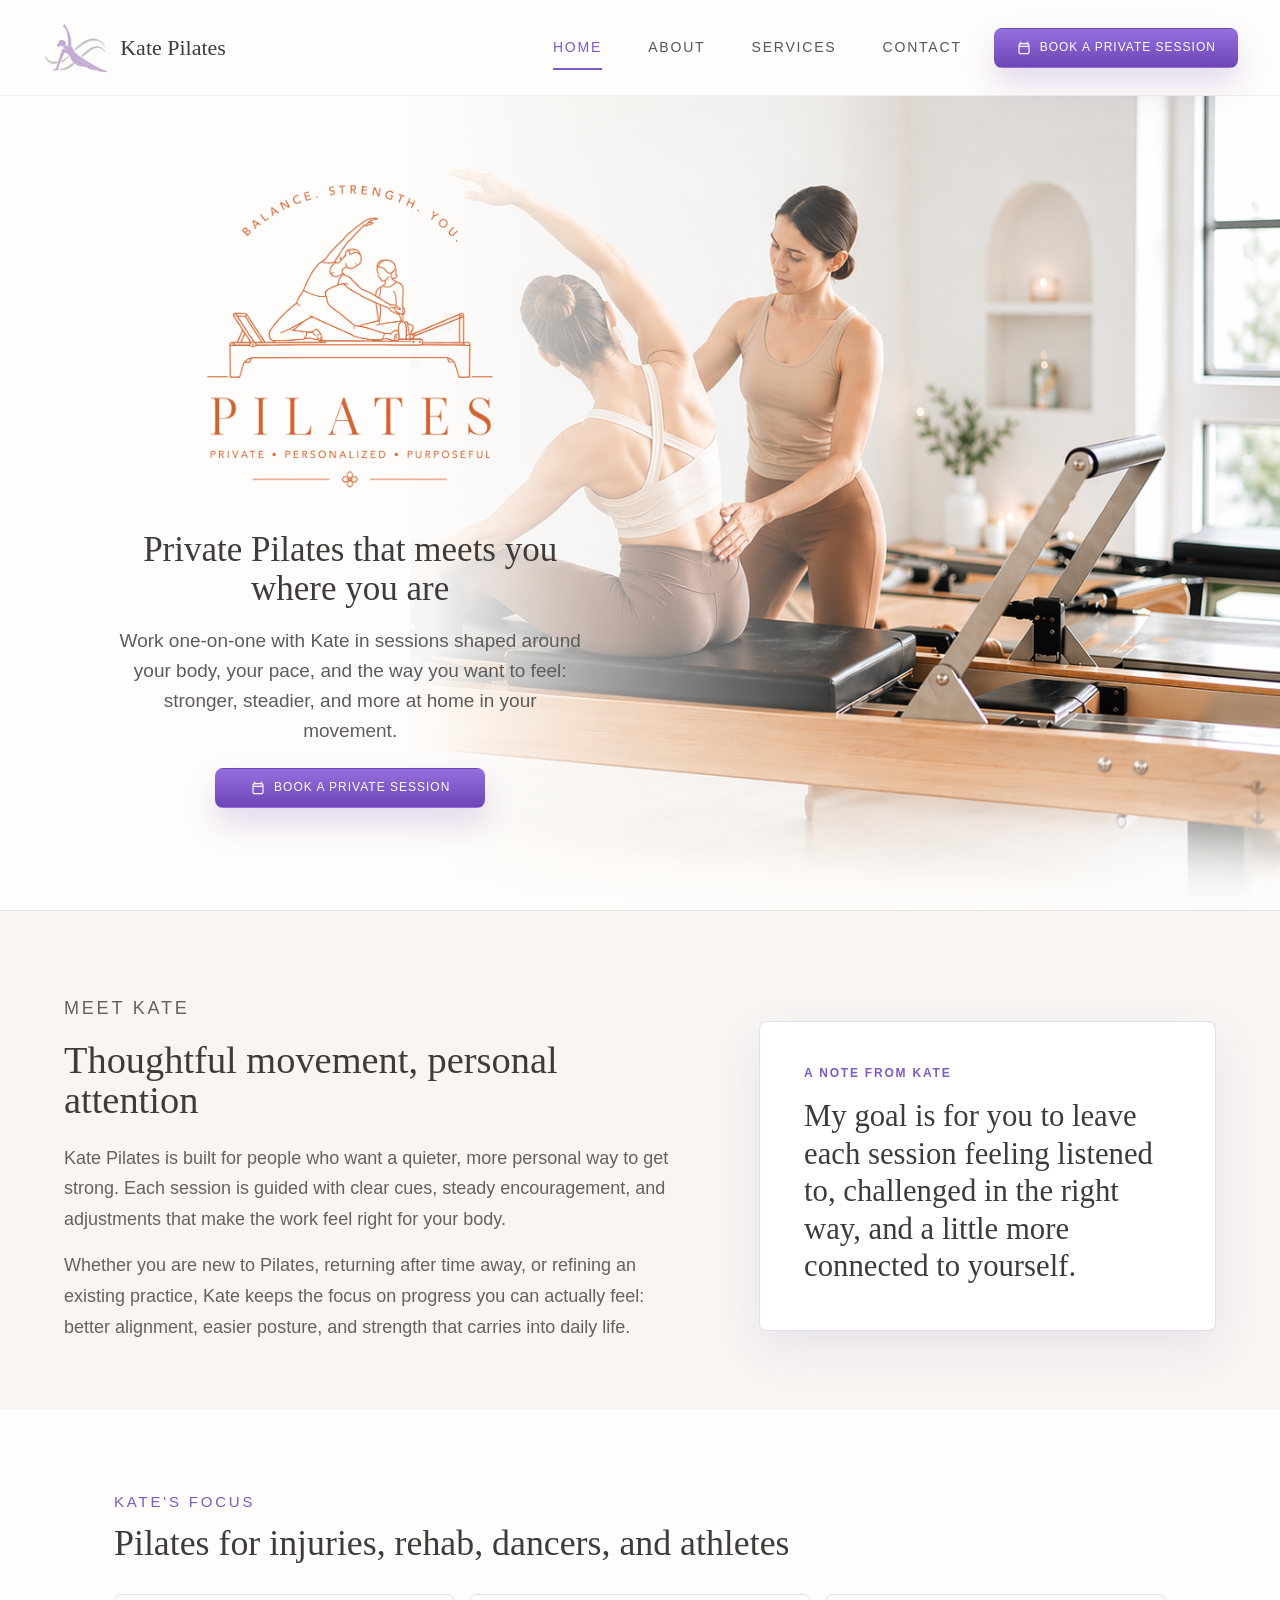
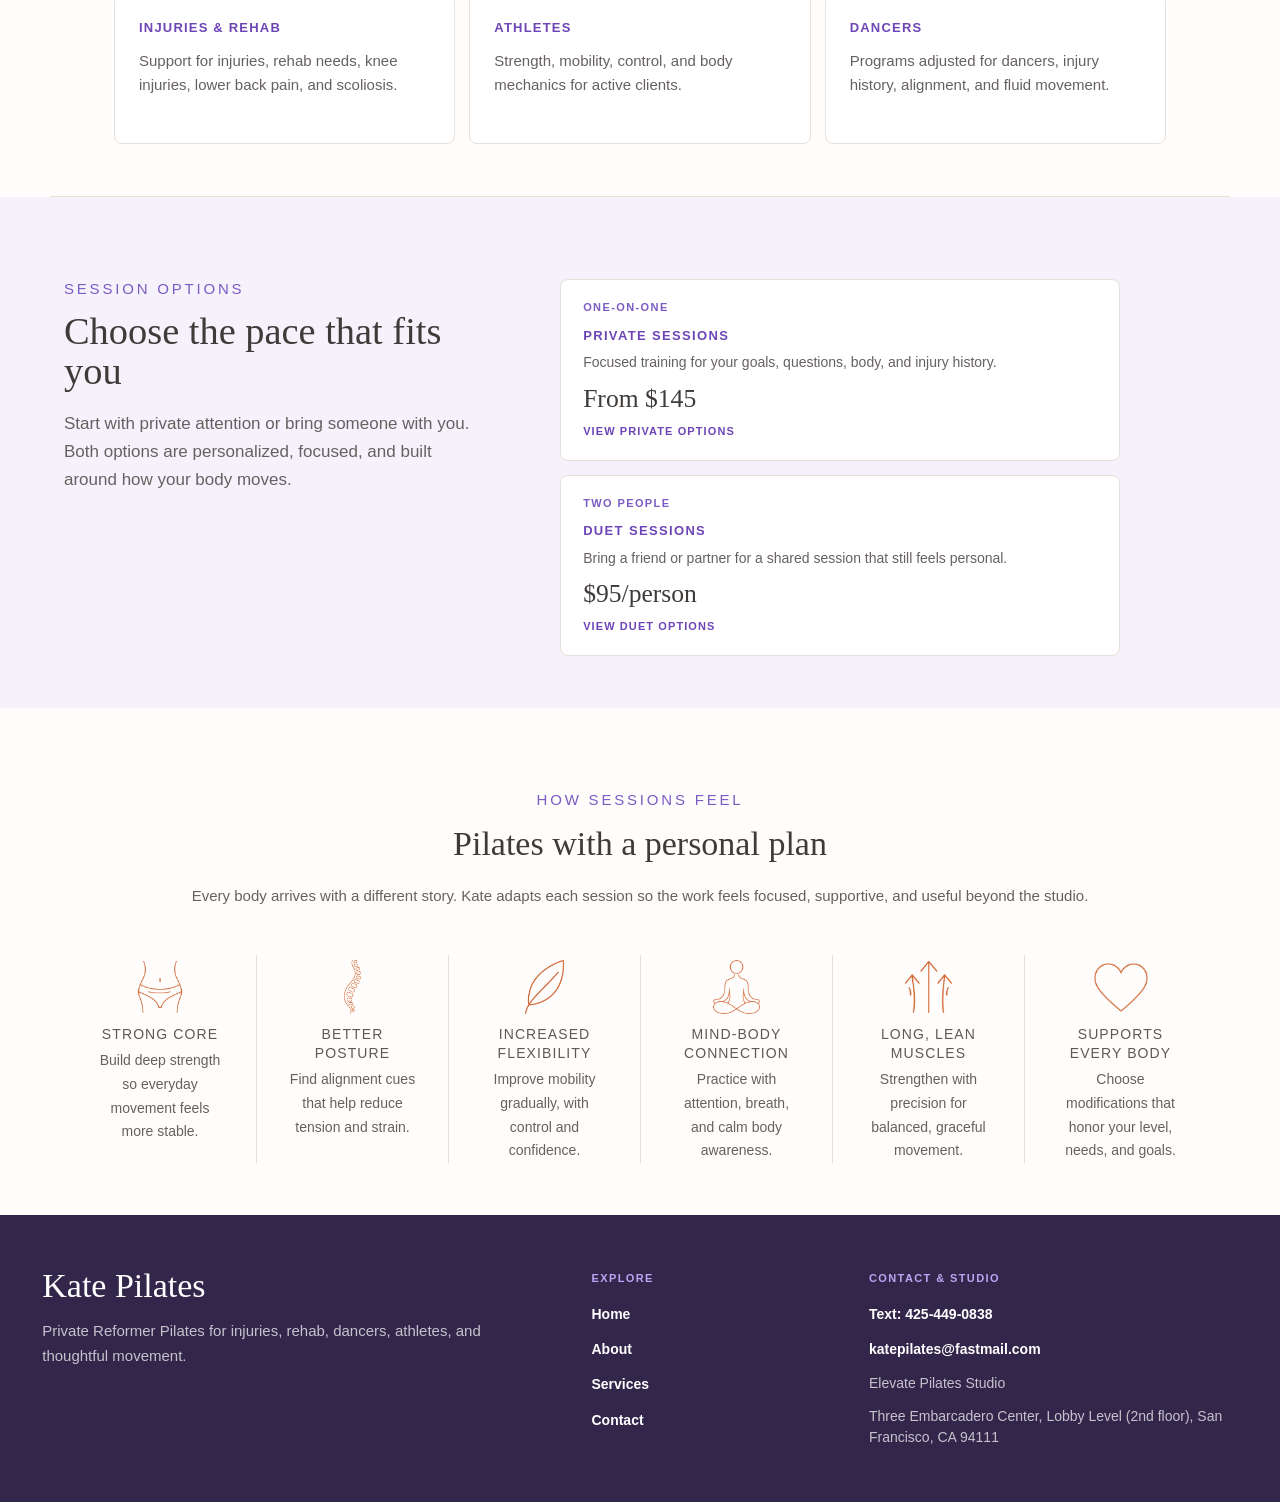
<file: index.html>
<!DOCTYPE html>
<html lang="en">
  <head>
    <meta charset="UTF-8" />
    <meta name="viewport" content="width=device-width, initial-scale=1.0" />
    <title>Kate Pilates | Private, Personalized Pilates</title>
    <meta
      name="description"
      content="Kate Pilates offers calm, private, and personalized Pilates sessions designed around your body, your goals, and your pace."
    />
    <link rel="stylesheet" href="style.css" />
    <link rel="icon" href="assets/logo.svg" type="image/svg+xml" />
  </head>
  <body>
    <header class="site-header" aria-label="Primary navigation">
      <a class="site-logo" href="#home">
        <img
          class="site-logo__img"
          src="assets/header-logo-cropped.png"
          width="710"
          height="555"
          alt=""
          loading="eager"
          decoding="async"
          fetchpriority="high"
        />
        <span class="site-logo__text">Kate Pilates</span>
      </a>
      <div class="header-actions">
        <nav class="nav">
          <a class="active" href="#home">Home</a>
          <a href="about.html">About</a>
          <a href="services.html">Services</a>
          <a href="contact.html">Contact</a>
        </nav>

        <a class="button header-button" href="contact.html" aria-label="Book a private session">
          <svg viewBox="0 0 24 24" aria-hidden="true">
            <path d="M7 3v3M17 3v3M4.5 9.5h15M6.5 5.5h11a2 2 0 0 1 2 2v11a2 2 0 0 1-2 2h-11a2 2 0 0 1-2-2v-11a2 2 0 0 1 2-2Z" />
          </svg>
          <span>Book a Private Session</span>
        </a>
      </div>
    </header>

    <main>
      <section id="home" class="hero" aria-labelledby="hero-heading">
        <img
          class="hero-photo"
          src="assets/pilates-hero.png"
          alt="Pilates instructor guiding a client through a reformer stretch in a bright studio"
          loading="eager"
          decoding="async"
          fetchpriority="high"
        />
        <div id="about" class="hero-copy">
          <img
            class="hero-brand"
            src="assets/pilates-logo-lockup.png"
            alt="Pilates, private personalized purposeful"
            loading="eager"
            decoding="async"
          />
          <h1 id="hero-heading">Private Pilates that meets you where you are</h1>
          <p class="intro">
            Work one-on-one with Kate in sessions shaped around your body, your pace, and the way
            you want to feel: stronger, steadier, and more at home in your movement.
          </p>
          <a class="button hero-button" href="contact.html">
            <svg viewBox="0 0 24 24" aria-hidden="true">
              <path d="M7 3v3M17 3v3M4.5 9.5h15M6.5 5.5h11a2 2 0 0 1 2 2v11a2 2 0 0 1-2 2h-11a2 2 0 0 1-2-2v-11a2 2 0 0 1 2-2Z" />
            </svg>
            <span>Book a Private Session</span>
          </a>
        </div>
      </section>

      <section class="meet section" aria-labelledby="meet-title">
        <div class="meet__content">
          <p class="section__kicker">Meet Kate</p>
          <h2 id="meet-title">Thoughtful movement, personal attention</h2>
          <p>
            Kate Pilates is built for people who want a quieter, more personal way to get strong.
            Each session is guided with clear cues, steady encouragement, and adjustments that make
            the work feel right for your body.
          </p>
          <p>
            Whether you are new to Pilates, returning after time away, or refining an existing
            practice, Kate keeps the focus on progress you can actually feel: better alignment,
            easier posture, and strength that carries into daily life.
          </p>
        </div>
        <div class="meet__note" aria-label="A note from Kate">
          <p class="meet__script">A note from Kate</p>
          <p>
            My goal is for you to leave each session feeling listened to, challenged in the right
            way, and a little more connected to yourself.
          </p>
        </div>
      </section>

      <section class="home-focus section" aria-labelledby="home-focus-title">
        <p class="section__kicker">Kate's Focus</p>
        <h2 id="home-focus-title">Pilates for injuries, rehab, dancers, and athletes</h2>
        <div class="home-focus__grid">
          <article>
            <h3>Injuries & Rehab</h3>
            <p>Support for injuries, rehab needs, knee injuries, lower back pain, and scoliosis.</p>
          </article>
          <article>
            <h3>Athletes</h3>
            <p>Strength, mobility, control, and body mechanics for active clients.</p>
          </article>
          <article>
            <h3>Dancers</h3>
            <p>Programs adjusted for dancers, injury history, alignment, and fluid movement.</p>
          </article>
        </div>
      </section>

      <section class="sessions section" aria-labelledby="sessions-title">
        <div class="sessions__intro">
          <p class="section__kicker">Session Options</p>
          <h2 id="sessions-title">Choose the pace that fits you</h2>
          <p>
            Start with private attention or bring someone with you. Both options are personalized,
            focused, and built around how your body moves.
          </p>
        </div>
        <div class="session-grid">
          <a class="session-card" href="services.html#private">
            <span class="session-card__eyebrow">One-on-one</span>
            <h3>Private Sessions</h3>
            <p>Focused training for your goals, questions, body, and injury history.</p>
            <b>From $145</b>
            <small>View private options</small>
          </a>
          <a class="session-card" href="services.html#duet">
            <span class="session-card__eyebrow">Two people</span>
            <h3>Duet Sessions</h3>
            <p>Bring a friend or partner for a shared session that still feels personal.</p>
            <b>$95/person</b>
            <small>View duet options</small>
          </a>
        </div>
      </section>

      <section id="services" class="benefits section section--center" aria-labelledby="benefits-title">
        <p class="section__kicker">How Sessions Feel</p>
        <h2 id="benefits-title">Pilates with a personal plan</h2>
        <p class="section-intro section__copy">
          Every body arrives with a different story. Kate adapts each session so the work feels
          focused, supportive, and useful beyond the studio.
        </p>

        <div class="benefit-grid">
          <article class="benefit">
            <img class="benefit-icon" src="assets/icon-core.png" alt="" aria-hidden="true" />
            <h3>Strong Core</h3>
            <p>Build deep strength so everyday movement feels more stable.</p>
          </article>
          <article class="benefit">
            <img class="benefit-icon" src="assets/icon-posture.png" alt="" aria-hidden="true" />
            <h3>Better Posture</h3>
            <p>Find alignment cues that help reduce tension and strain.</p>
          </article>
          <article class="benefit">
            <img class="benefit-icon" src="assets/icon-flexibility.png" alt="" aria-hidden="true" />
            <h3>Increased Flexibility</h3>
            <p>Improve mobility gradually, with control and confidence.</p>
          </article>
          <article class="benefit">
            <img class="benefit-icon" src="assets/icon-mind-body.png" alt="" aria-hidden="true" />
            <h3>Mind-Body Connection</h3>
            <p>Practice with attention, breath, and calm body awareness.</p>
          </article>
          <article class="benefit">
            <img class="benefit-icon" src="assets/icon-lean-muscles.png" alt="" aria-hidden="true" />
            <h3>Long, Lean Muscles</h3>
            <p>Strengthen with precision for balanced, graceful movement.</p>
          </article>
          <article class="benefit">
            <img class="benefit-icon" src="assets/icon-every-body.png" alt="" aria-hidden="true" />
            <h3>Supports Every Body</h3>
            <p>Choose modifications that honor your level, needs, and goals.</p>
          </article>
        </div>
      </section>

    </main>

    <footer class="site-footer">
      <div class="site-footer__brand">
        <a class="site-footer__logo" href="index.html#home">Kate Pilates</a>
        <p>Private Reformer Pilates for injuries, rehab, dancers, athletes, and thoughtful movement.</p>
      </div>
      <nav class="site-footer__nav" aria-label="Footer navigation">
        <a href="index.html#home">Home</a>
        <a href="about.html">About</a>
        <a href="services.html">Services</a>
        <a href="contact.html">Contact</a>
      </nav>
      <div class="site-footer__contact">
        <a href="sms:+14254490838">Text: 425-449-0838</a>
        <a href="mailto:katepilates@fastmail.com">katepilates@fastmail.com</a>
        <span>Elevate Pilates Studio</span>
        <span>Three Embarcadero Center, Lobby Level (2nd floor), San Francisco, CA 94111</span>
      </div>
    </footer>
  </body>
</html>
</file>
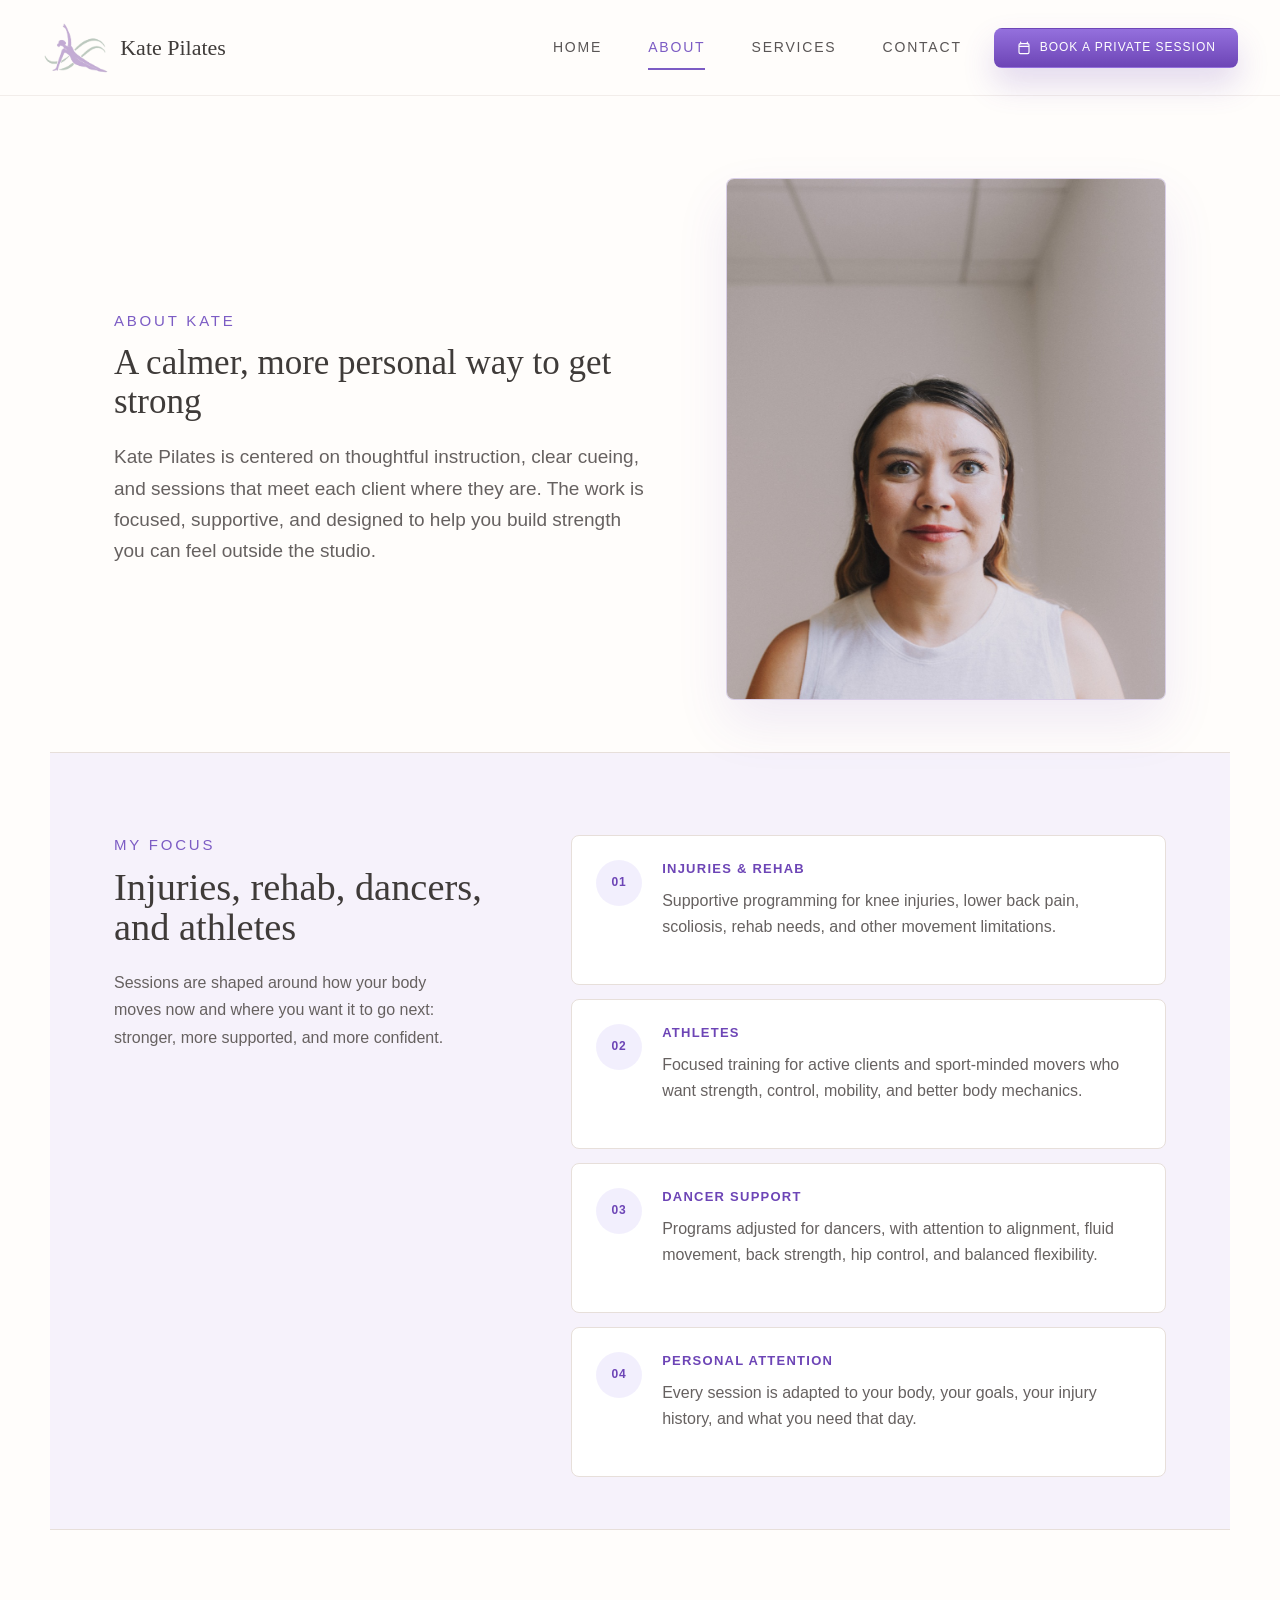
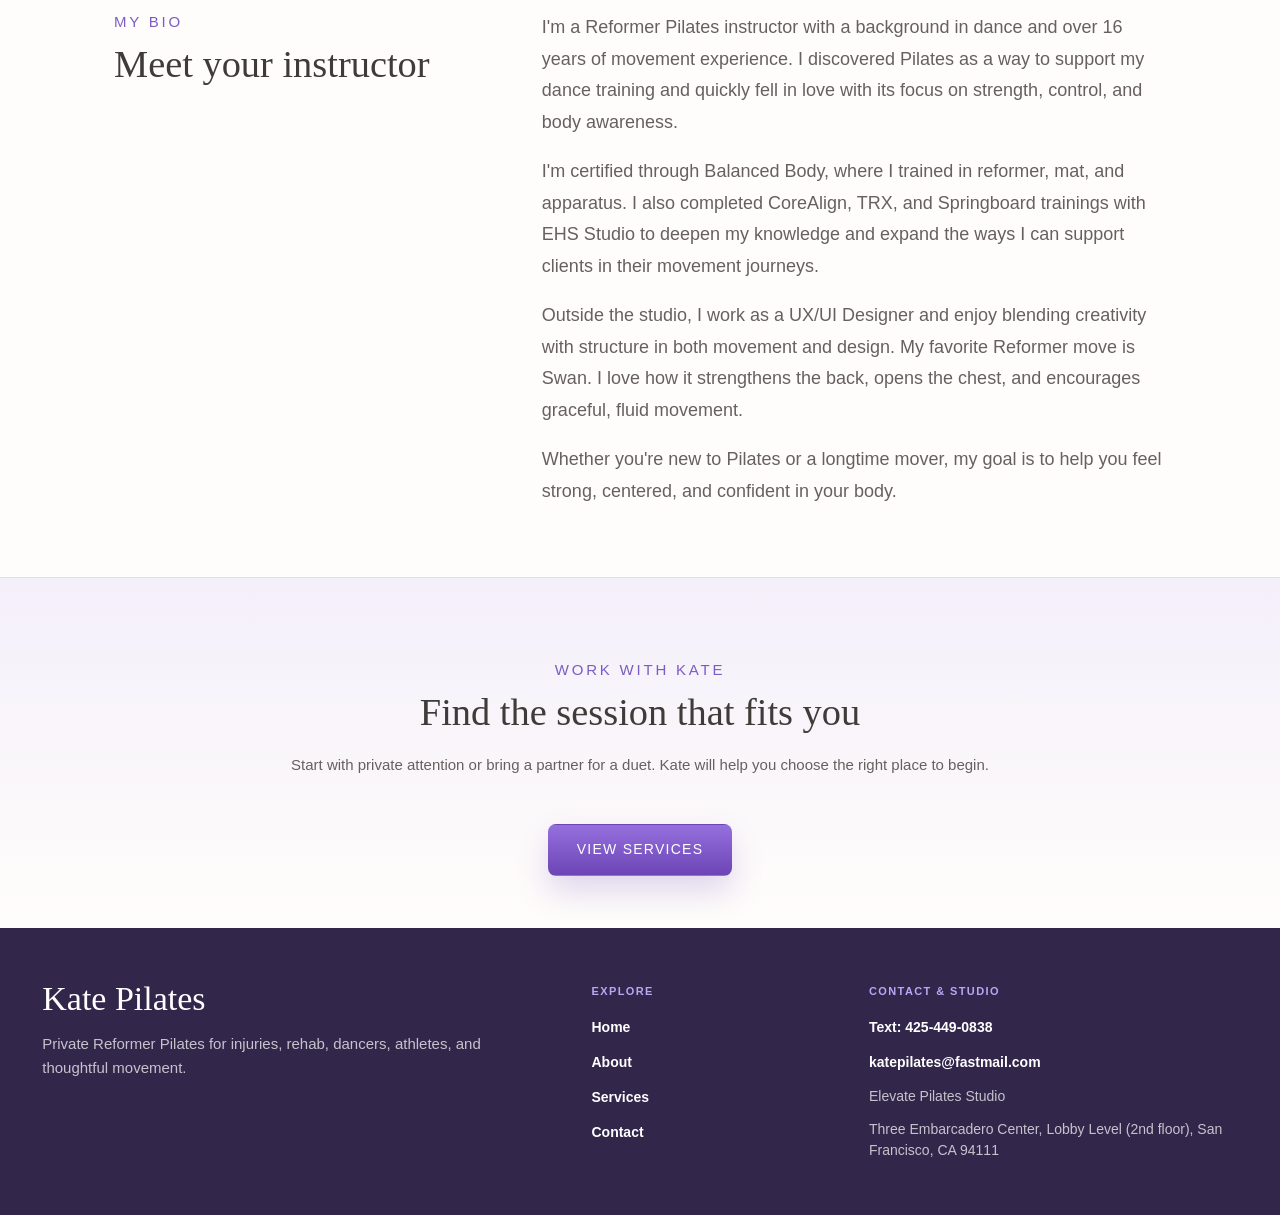
<file: about.html>
<!DOCTYPE html>
<html lang="en">
  <head>
    <meta charset="UTF-8" />
    <meta name="viewport" content="width=device-width, initial-scale=1.0" />
    <title>About | Kate Pilates</title>
    <meta
      name="description"
      content="Learn more about Kate Pilates, Kate's teaching style, and the focus behind each private and duet session."
    />
    <link rel="stylesheet" href="style.css" />
    <link rel="icon" href="assets/logo.svg" type="image/svg+xml" />
  </head>
  <body>
    <header class="site-header" aria-label="Primary navigation">
      <a class="site-logo" href="index.html#home">
        <img
          class="site-logo__img"
          src="assets/header-logo-cropped.png"
          width="710"
          height="555"
          alt=""
          loading="eager"
          decoding="async"
        />
        <span class="site-logo__text">Kate Pilates</span>
      </a>
      <div class="header-actions">
        <nav class="nav">
          <a href="index.html#home">Home</a>
          <a class="active" href="about.html">About</a>
          <a href="services.html">Services</a>
          <a href="contact.html">Contact</a>
        </nav>

        <a class="button header-button" href="contact.html" aria-label="Book a private session">
          <svg viewBox="0 0 24 24" aria-hidden="true">
            <path d="M7 3v3M17 3v3M4.5 9.5h15M6.5 5.5h11a2 2 0 0 1 2 2v11a2 2 0 0 1-2 2h-11a2 2 0 0 1-2-2v-11a2 2 0 0 1 2-2Z" />
          </svg>
          <span>Book a Private Session</span>
        </a>
      </div>
    </header>

    <main>
      <section class="about-hero section" aria-labelledby="about-heading">
        <div class="about-hero__copy">
          <p class="section__kicker">About Kate</p>
          <h1 id="about-heading">A calmer, more personal way to get strong</h1>
          <p>
            Kate Pilates is centered on thoughtful instruction, clear cueing, and sessions that meet
            each client where they are. The work is focused, supportive, and designed to help you
            build strength you can feel outside the studio.
          </p>
        </div>
        <figure class="about-photo">
          <img
            src="assets/kate-portrait.jpg"
            alt="Portrait of Kate, Reformer Pilates instructor"
            width="1066"
            height="1600"
            loading="eager"
            decoding="async"
          />
        </figure>
      </section>

      <section class="about-focus section" aria-labelledby="focus-title">
        <div class="about-focus__intro">
          <p class="section__kicker">My Focus</p>
          <h2 id="focus-title">Injuries, rehab, dancers, and athletes</h2>
          <p>
            Sessions are shaped around how your body moves now and where you want it to go next:
            stronger, more supported, and more confident.
          </p>
        </div>
        <div class="focus-grid">
          <article class="focus-card">
            <span>01</span>
            <div>
              <h3>Injuries & Rehab</h3>
              <p>
                Supportive programming for knee injuries, lower back pain, scoliosis, rehab needs,
                and other movement limitations.
              </p>
            </div>
          </article>
          <article class="focus-card">
            <span>02</span>
            <div>
              <h3>Athletes</h3>
              <p>
                Focused training for active clients and sport-minded movers who want strength,
                control, mobility, and better body mechanics.
              </p>
            </div>
          </article>
          <article class="focus-card">
            <span>03</span>
            <div>
              <h3>Dancer Support</h3>
              <p>
                Programs adjusted for dancers, with attention to alignment, fluid movement, back
                strength, hip control, and balanced flexibility.
              </p>
            </div>
          </article>
          <article class="focus-card">
            <span>04</span>
            <div>
              <h3>Personal Attention</h3>
              <p>
                Every session is adapted to your body, your goals, your injury history, and what you
                need that day.
              </p>
            </div>
          </article>
        </div>
      </section>

      <section class="about-bio section" aria-labelledby="bio-title">
        <div>
          <p class="section__kicker">My Bio</p>
          <h2 id="bio-title">Meet your instructor</h2>
        </div>
        <div class="about-bio__copy">
          <p>
            I'm a Reformer Pilates instructor with a background in dance and over 16 years of
            movement experience. I discovered Pilates as a way to support my dance training and
            quickly fell in love with its focus on strength, control, and body awareness.
          </p>
          <p>
            I'm certified through Balanced Body, where I trained in reformer, mat, and apparatus. I
            also completed CoreAlign, TRX, and Springboard trainings with EHS Studio to deepen my
            knowledge and expand the ways I can support clients in their movement journeys.
          </p>
          <p>
            Outside the studio, I work as a UX/UI Designer and enjoy blending creativity with
            structure in both movement and design. My favorite Reformer move is Swan. I love how it
            strengthens the back, opens the chest, and encourages graceful, fluid movement.
          </p>
          <p>
            Whether you're new to Pilates or a longtime mover, my goal is to help you feel strong,
            centered, and confident in your body.
          </p>
        </div>
      </section>

      <section class="about-cta section section--center" aria-labelledby="about-cta-title">
        <p class="section__kicker">Work With Kate</p>
        <h2 id="about-cta-title">Find the session that fits you</h2>
        <p class="section-intro section__copy">
          Start with private attention or bring a partner for a duet. Kate will help you choose the
          right place to begin.
        </p>
        <a class="button button--large" href="services.html">
          <span>View Services</span>
        </a>
      </section>
    </main>

    <footer class="site-footer">
      <div class="site-footer__brand">
        <a class="site-footer__logo" href="index.html#home">Kate Pilates</a>
        <p>Private Reformer Pilates for injuries, rehab, dancers, athletes, and thoughtful movement.</p>
      </div>
      <nav class="site-footer__nav" aria-label="Footer navigation">
        <a href="index.html#home">Home</a>
        <a href="about.html">About</a>
        <a href="services.html">Services</a>
        <a href="contact.html">Contact</a>
      </nav>
      <div class="site-footer__contact">
        <a href="sms:+14254490838">Text: 425-449-0838</a>
        <a href="mailto:katepilates@fastmail.com">katepilates@fastmail.com</a>
        <span>Elevate Pilates Studio</span>
        <span>Three Embarcadero Center, Lobby Level (2nd floor), San Francisco, CA 94111</span>
      </div>
    </footer>
  </body>
</html>
</file>
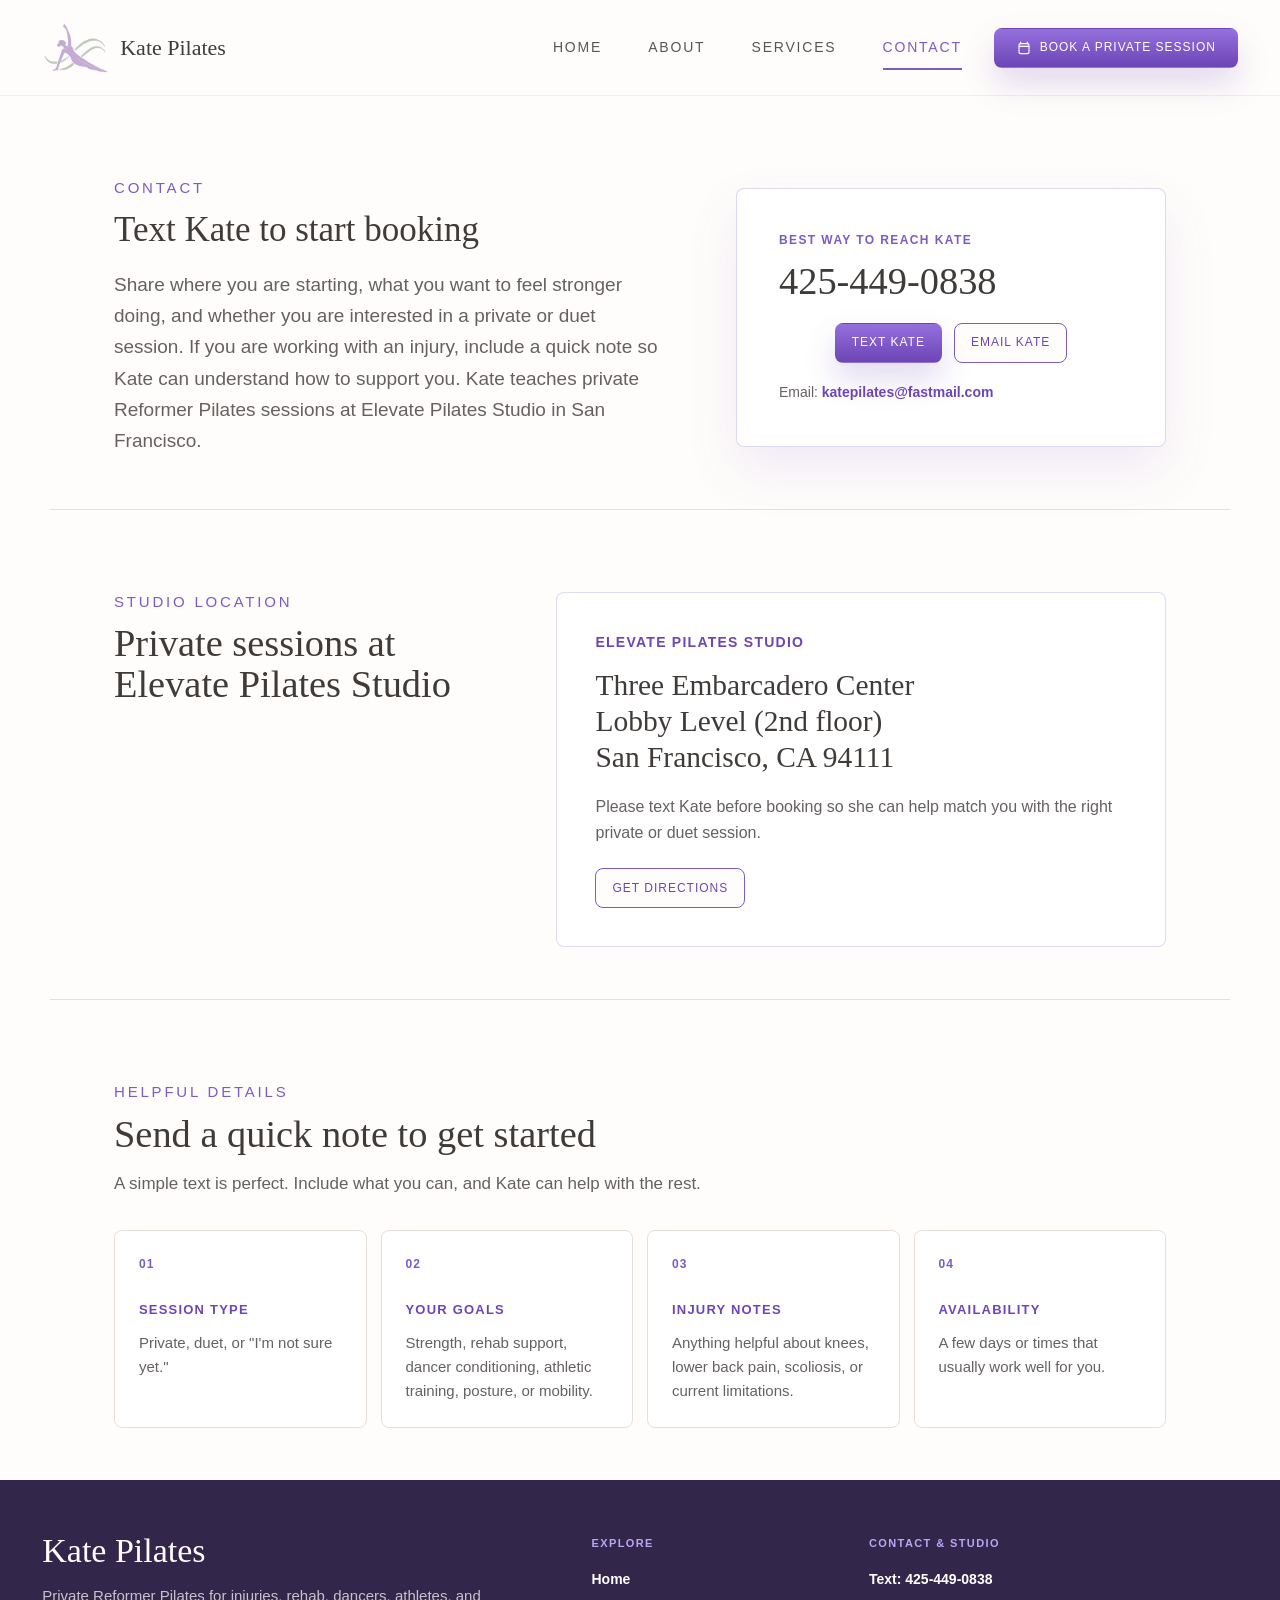
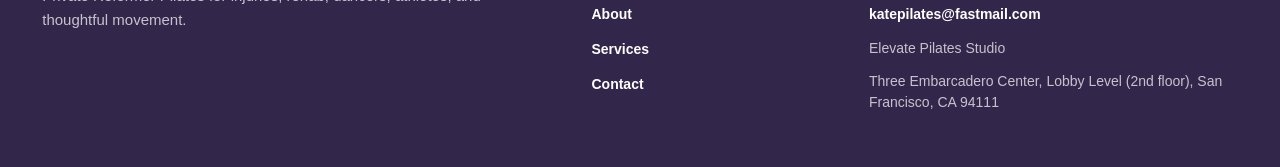
<file: contact.html>
<!DOCTYPE html>
<html lang="en">
  <head>
    <meta charset="UTF-8" />
    <meta name="viewport" content="width=device-width, initial-scale=1.0" />
    <title>Contact | Kate Pilates</title>
    <meta
      name="description"
      content="Contact Kate Pilates by text or email to ask about private and duet Pilates sessions."
    />
    <link rel="stylesheet" href="style.css" />
    <link rel="icon" href="assets/logo.svg" type="image/svg+xml" />
  </head>
  <body>
    <header class="site-header" aria-label="Primary navigation">
      <a class="site-logo" href="index.html#home">
        <img
          class="site-logo__img"
          src="assets/header-logo-cropped.png"
          width="710"
          height="555"
          alt=""
          loading="eager"
          decoding="async"
        />
        <span class="site-logo__text">Kate Pilates</span>
      </a>
      <div class="header-actions">
        <nav class="nav">
          <a href="index.html#home">Home</a>
          <a href="about.html">About</a>
          <a href="services.html">Services</a>
          <a class="active" href="contact.html">Contact</a>
        </nav>

        <a class="button header-button" href="contact.html" aria-label="Book a private session">
          <svg viewBox="0 0 24 24" aria-hidden="true">
            <path d="M7 3v3M17 3v3M4.5 9.5h15M6.5 5.5h11a2 2 0 0 1 2 2v11a2 2 0 0 1-2 2h-11a2 2 0 0 1-2-2v-11a2 2 0 0 1 2-2Z" />
          </svg>
          <span>Book a Private Session</span>
        </a>
      </div>
    </header>

    <main>
      <section class="contact-page section" aria-labelledby="contact-heading">
        <div class="contact-page__copy">
          <p class="section__kicker">Contact</p>
          <h1 id="contact-heading">Text Kate to start booking</h1>
          <p>
            Share where you are starting, what you want to feel stronger doing, and whether you are
            interested in a private or duet session. If you are working with an injury, include a
            quick note so Kate can understand how to support you. Kate teaches private Reformer
            Pilates sessions at Elevate Pilates Studio in San Francisco.
          </p>
        </div>
        <div class="contact-card">
          <p class="contact-card__label">Best way to reach Kate</p>
          <a class="contact-card__link" href="sms:+14254490838">425-449-0838</a>
          <div class="contact-actions">
            <a class="button" href="sms:+14254490838">
              <span>Text Kate</span>
            </a>
            <a class="button button--secondary" href="mailto:katepilates@fastmail.com">
              <span>Email Kate</span>
            </a>
          </div>
          <p class="contact-note">
            Email: <a href="mailto:katepilates@fastmail.com">katepilates@fastmail.com</a>
          </p>
        </div>
      </section>

      <section class="studio-location section" aria-labelledby="studio-location-title">
        <div>
          <p class="section__kicker">Studio Location</p>
          <h2 id="studio-location-title">Private sessions at Elevate Pilates Studio</h2>
        </div>
        <div class="studio-location__card">
          <h3>Elevate Pilates Studio</h3>
          <address>
            Three Embarcadero Center<br />
            Lobby Level (2nd floor)<br />
            San Francisco, CA 94111
          </address>
          <p>
            Please text Kate before booking so she can help match you with the right private or duet
            session.
          </p>
          <a class="button button--secondary" href="https://www.google.com/maps/search/?api=1&query=Three%20Embarcadero%20Center%20San%20Francisco%20CA%2094111">
            <span>Get Directions</span>
          </a>
        </div>
      </section>

      <section class="contact-prompts section" aria-labelledby="contact-prompts-title">
        <p class="section__kicker">Helpful Details</p>
        <h2 id="contact-prompts-title">Send a quick note to get started</h2>
        <p class="contact-prompts__intro">
          A simple text is perfect. Include what you can, and Kate can help with the rest.
        </p>
        <div class="prompt-grid">
          <article class="prompt-card">
            <span>01</span>
            <h3>Session Type</h3>
            <p>Private, duet, or "I'm not sure yet."</p>
          </article>
          <article class="prompt-card">
            <span>02</span>
            <h3>Your Goals</h3>
            <p>Strength, rehab support, dancer conditioning, athletic training, posture, or mobility.</p>
          </article>
          <article class="prompt-card">
            <span>03</span>
            <h3>Injury Notes</h3>
            <p>Anything helpful about knees, lower back pain, scoliosis, or current limitations.</p>
          </article>
          <article class="prompt-card">
            <span>04</span>
            <h3>Availability</h3>
            <p>A few days or times that usually work well for you.</p>
          </article>
        </div>
      </section>
    </main>

    <footer class="site-footer">
      <div class="site-footer__brand">
        <a class="site-footer__logo" href="index.html#home">Kate Pilates</a>
        <p>Private Reformer Pilates for injuries, rehab, dancers, athletes, and thoughtful movement.</p>
      </div>
      <nav class="site-footer__nav" aria-label="Footer navigation">
        <a href="index.html#home">Home</a>
        <a href="about.html">About</a>
        <a href="services.html">Services</a>
        <a href="contact.html">Contact</a>
      </nav>
      <div class="site-footer__contact">
        <a href="sms:+14254490838">Text: 425-449-0838</a>
        <a href="mailto:katepilates@fastmail.com">katepilates@fastmail.com</a>
        <span>Elevate Pilates Studio</span>
        <span>Three Embarcadero Center, Lobby Level (2nd floor), San Francisco, CA 94111</span>
      </div>
    </footer>
  </body>
</html>
</file>
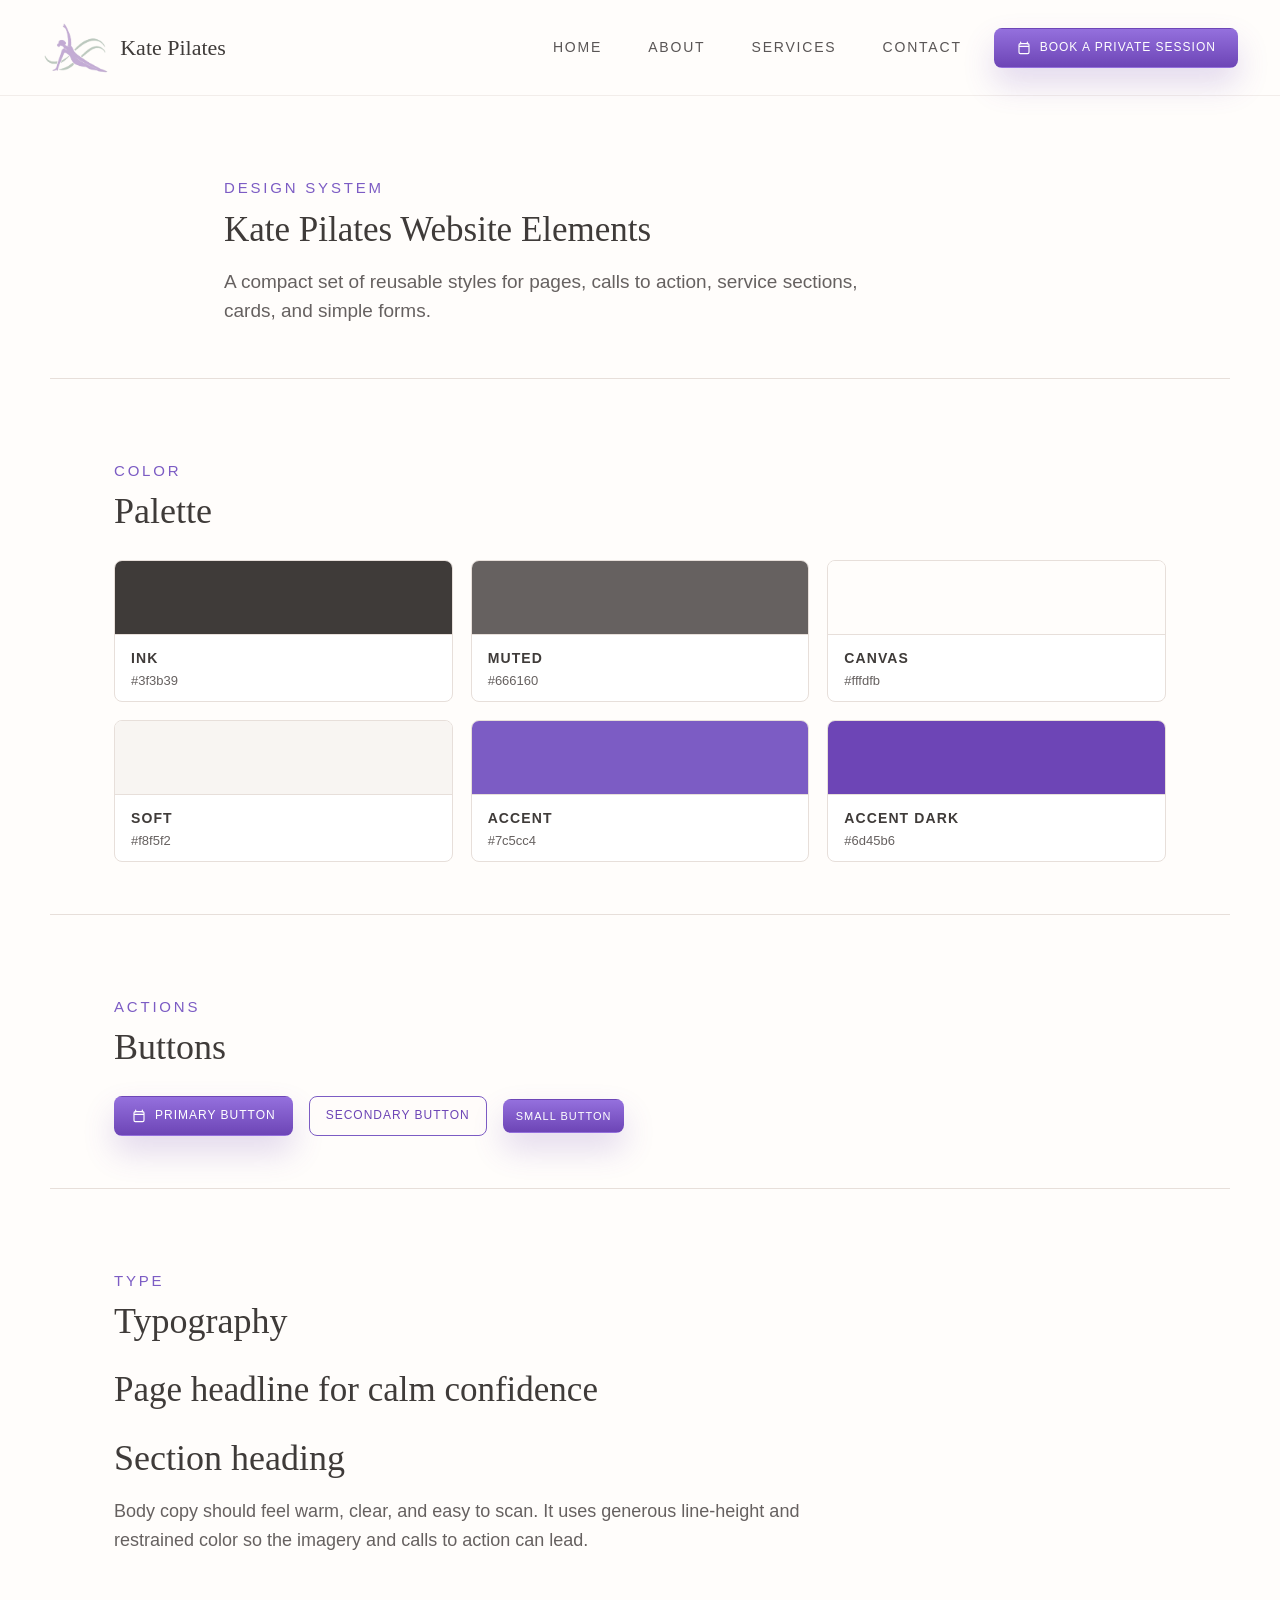
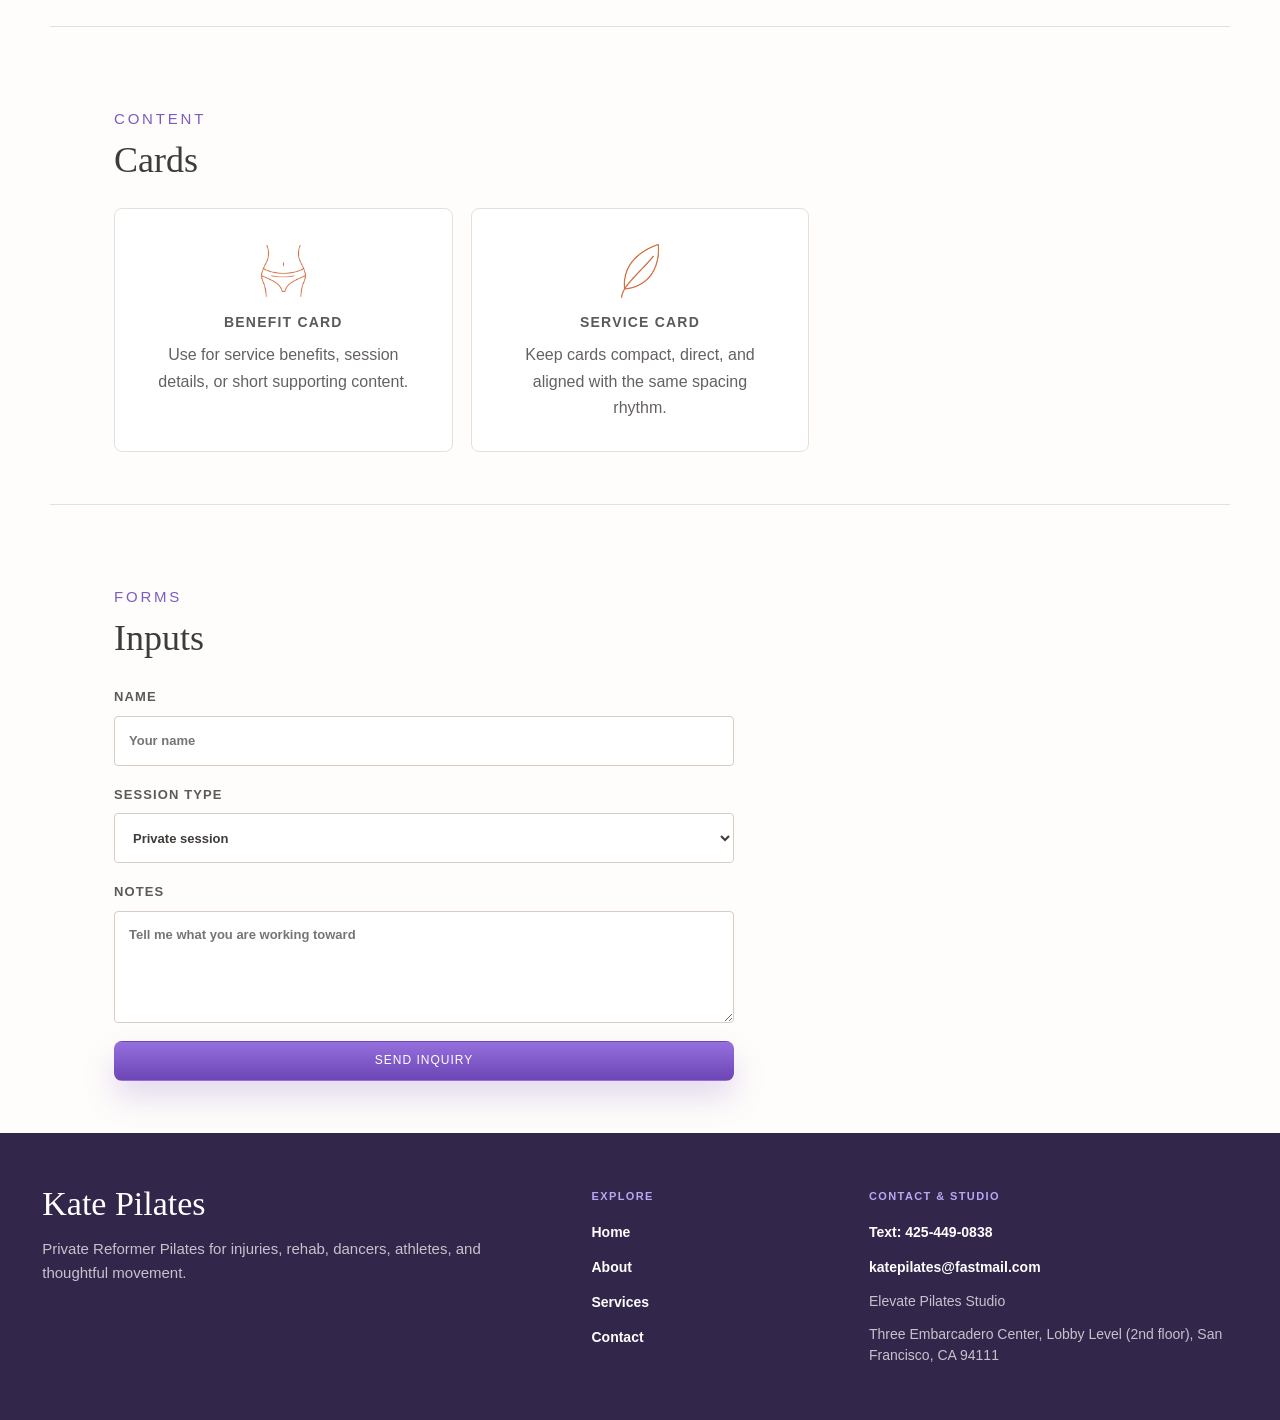
<file: design-system.html>
<!DOCTYPE html>
<html lang="en">
  <head>
    <meta charset="UTF-8" />
    <meta name="viewport" content="width=device-width, initial-scale=1.0" />
    <title>Kate Pilates Design System</title>
    <meta
      name="description"
      content="Design tokens, buttons, typography, cards, and form elements for the Kate Pilates website."
    />
    <link rel="stylesheet" href="style.css" />
    <link rel="icon" href="assets/logo.svg" type="image/svg+xml" />
  </head>
  <body class="design-system-page">
    <header class="site-header" aria-label="Primary navigation">
      <a class="site-logo" href="index.html#home">
        <img
          class="site-logo__img"
          src="assets/header-logo-cropped.png"
          width="710"
          height="555"
          alt=""
          loading="eager"
          decoding="async"
        />
        <span class="site-logo__text">Kate Pilates</span>
      </a>
      <div class="header-actions">
        <nav class="nav">
          <a href="index.html#home">Home</a>
          <a href="about.html">About</a>
          <a href="services.html">Services</a>
          <a href="contact.html">Contact</a>
        </nav>

        <a class="button header-button" href="index.html#services" aria-label="Book a private session">
          <svg viewBox="0 0 24 24" aria-hidden="true">
            <path d="M7 3v3M17 3v3M4.5 9.5h15M6.5 5.5h11a2 2 0 0 1 2 2v11a2 2 0 0 1-2 2h-11a2 2 0 0 1-2-2v-11a2 2 0 0 1 2-2Z" />
          </svg>
          <span>Book a Private Session</span>
        </a>
      </div>
    </header>

    <main>
      <section class="system-hero section">
        <p class="section__kicker">Design System</p>
        <h1>Kate Pilates Website Elements</h1>
        <p class="system-lead">
          A compact set of reusable styles for pages, calls to action, service sections, cards,
          and simple forms.
        </p>
      </section>

      <section class="system-section section">
        <p class="section__kicker">Color</p>
        <h2>Palette</h2>
        <div class="swatch-grid" aria-label="Design system colors">
          <div class="swatch"><span style="background: var(--ink)"></span><b>Ink</b><small>#3f3b39</small></div>
          <div class="swatch"><span style="background: var(--muted)"></span><b>Muted</b><small>#666160</small></div>
          <div class="swatch"><span style="background: var(--canvas)"></span><b>Canvas</b><small>#fffdfb</small></div>
          <div class="swatch"><span style="background: var(--surface-soft)"></span><b>Soft</b><small>#f8f5f2</small></div>
          <div class="swatch"><span style="background: var(--accent)"></span><b>Accent</b><small>#7c5cc4</small></div>
          <div class="swatch"><span style="background: var(--accent-dark)"></span><b>Accent Dark</b><small>#6d45b6</small></div>
        </div>
      </section>

      <section class="system-section section">
        <p class="section__kicker">Actions</p>
        <h2>Buttons</h2>
        <div class="component-row">
          <a class="button" href="index.html#services">
            <svg viewBox="0 0 24 24" aria-hidden="true">
              <path d="M7 3v3M17 3v3M4.5 9.5h15M6.5 5.5h11a2 2 0 0 1 2 2v11a2 2 0 0 1-2 2h-11a2 2 0 0 1-2-2v-11a2 2 0 0 1 2-2Z" />
            </svg>
            <span>Primary Button</span>
          </a>
          <a class="button button--secondary" href="index.html#services">Secondary Button</a>
          <a class="button button--small" href="index.html#services">Small Button</a>
        </div>
      </section>

      <section class="system-section section">
        <p class="section__kicker">Type</p>
        <h2>Typography</h2>
        <div class="type-sample">
          <h1>Page headline for calm confidence</h1>
          <h2>Section heading</h2>
          <p>
            Body copy should feel warm, clear, and easy to scan. It uses generous line-height and
            restrained color so the imagery and calls to action can lead.
          </p>
        </div>
      </section>

      <section class="system-section section">
        <p class="section__kicker">Content</p>
        <h2>Cards</h2>
        <div class="card-grid">
          <article class="content-card">
            <img class="benefit-icon" src="assets/icon-core.png" alt="" aria-hidden="true" />
            <h3>Benefit Card</h3>
            <p>Use for service benefits, session details, or short supporting content.</p>
          </article>
          <article class="content-card">
            <img class="benefit-icon" src="assets/icon-flexibility.png" alt="" aria-hidden="true" />
            <h3>Service Card</h3>
            <p>Keep cards compact, direct, and aligned with the same spacing rhythm.</p>
          </article>
        </div>
      </section>

      <section class="system-section section">
        <p class="section__kicker">Forms</p>
        <h2>Inputs</h2>
        <form class="sample-form">
          <label>
            Name
            <input class="field" type="text" placeholder="Your name" />
          </label>
          <label>
            Session Type
            <select class="field">
              <option>Private session</option>
              <option>Duet session</option>
            </select>
          </label>
          <label>
            Notes
            <textarea class="field" rows="4" placeholder="Tell me what you are working toward"></textarea>
          </label>
          <button class="button" type="button">Send Inquiry</button>
        </form>
      </section>
    </main>

    <footer class="site-footer">
      <div class="site-footer__brand">
        <a class="site-footer__logo" href="index.html#home">Kate Pilates</a>
        <p>Private Reformer Pilates for injuries, rehab, dancers, athletes, and thoughtful movement.</p>
      </div>
      <nav class="site-footer__nav" aria-label="Footer navigation">
        <a href="index.html#home">Home</a>
        <a href="about.html">About</a>
        <a href="services.html">Services</a>
        <a href="contact.html">Contact</a>
      </nav>
      <div class="site-footer__contact">
        <a href="sms:+14254490838">Text: 425-449-0838</a>
        <a href="mailto:katepilates@fastmail.com">katepilates@fastmail.com</a>
        <span>Elevate Pilates Studio</span>
        <span>Three Embarcadero Center, Lobby Level (2nd floor), San Francisco, CA 94111</span>
      </div>
    </footer>
  </body>
</html>
</file>
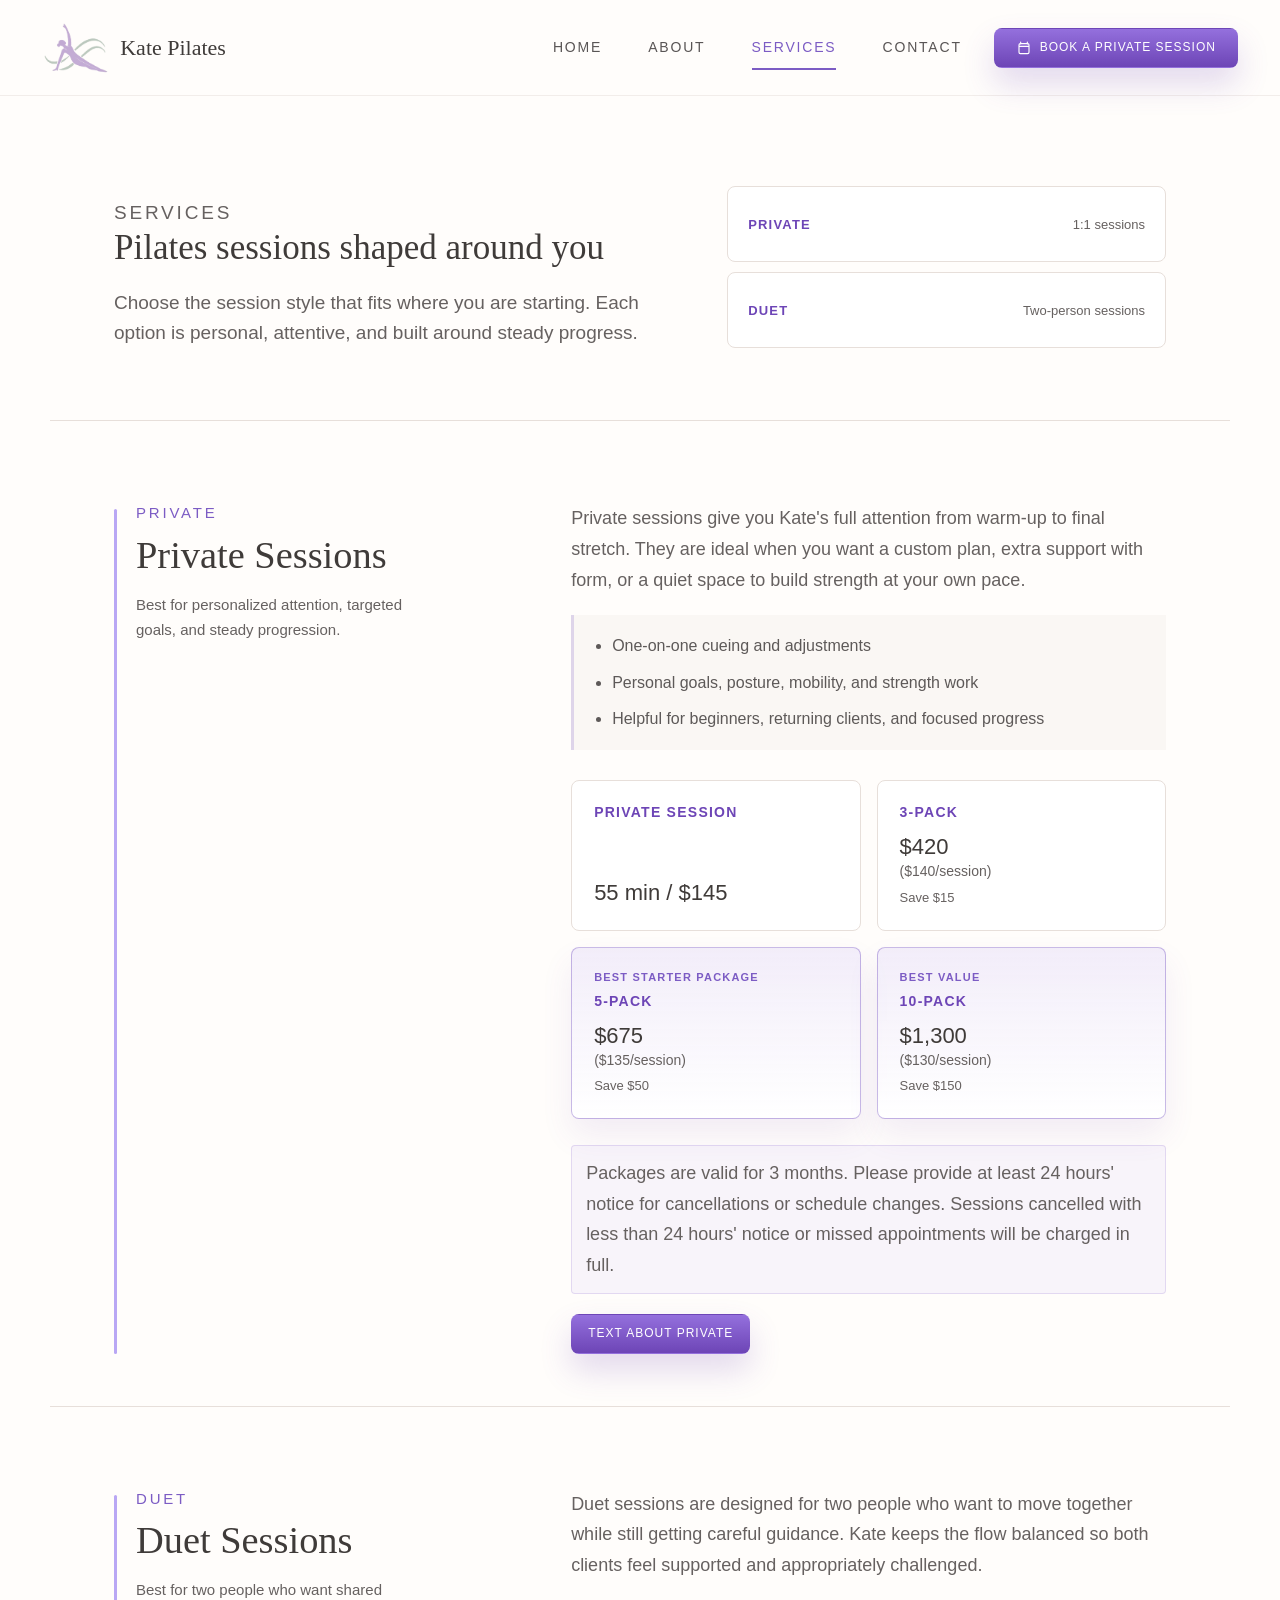
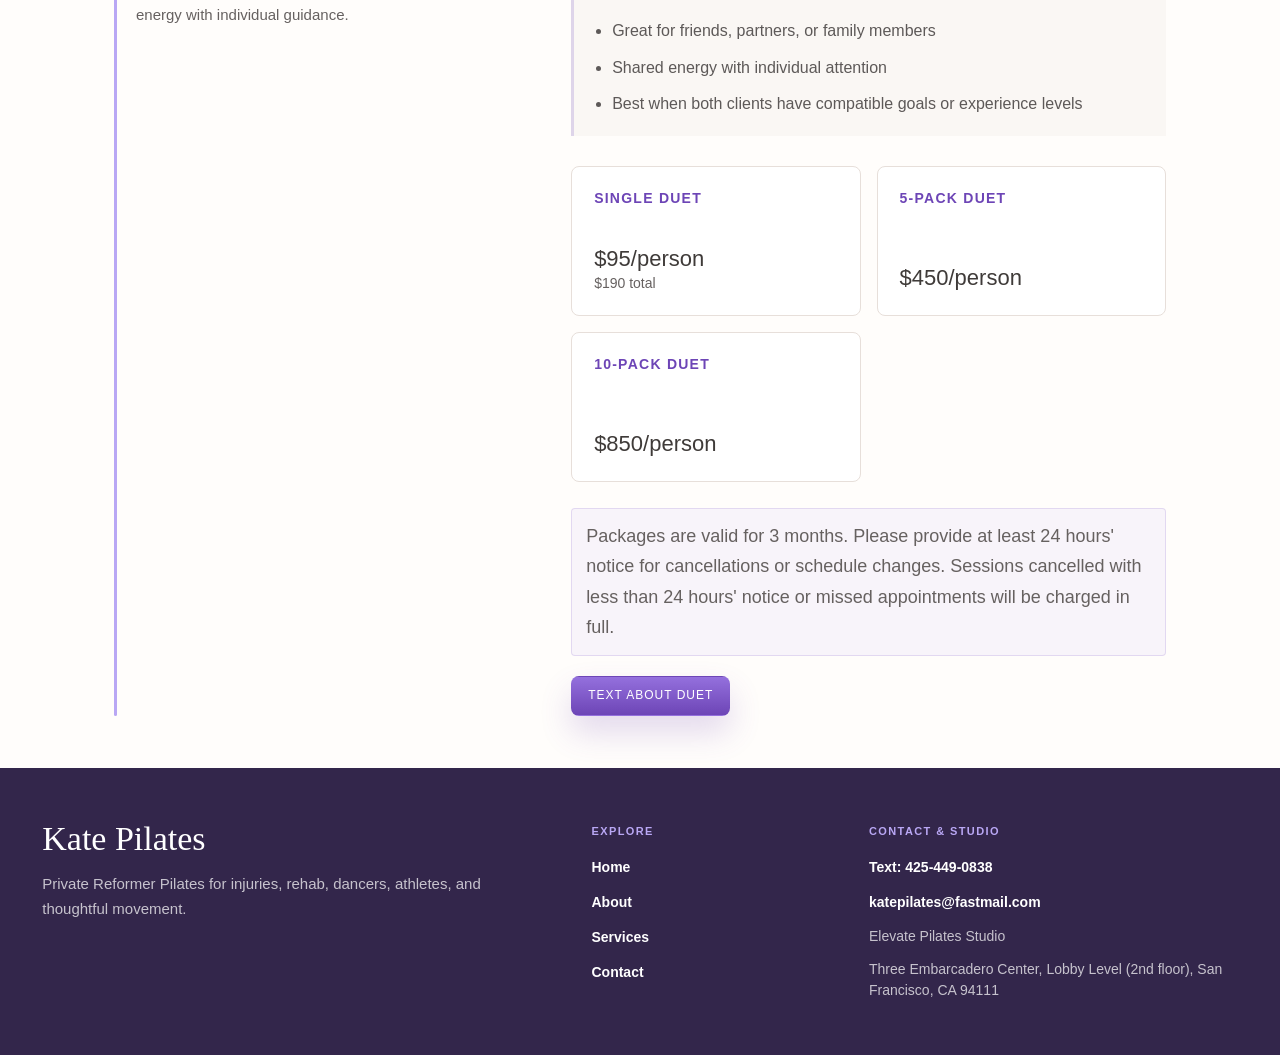
<file: services.html>
<!DOCTYPE html>
<html lang="en">
  <head>
    <meta charset="UTF-8" />
    <meta name="viewport" content="width=device-width, initial-scale=1.0" />
    <title>Services | Kate Pilates</title>
    <meta
      name="description"
      content="Explore private and duet Pilates sessions with Kate Pilates."
    />
    <link rel="stylesheet" href="style.css" />
    <link rel="icon" href="assets/logo.svg" type="image/svg+xml" />
  </head>
  <body>
    <header class="site-header" aria-label="Primary navigation">
      <a class="site-logo" href="index.html#home">
        <img
          class="site-logo__img"
          src="assets/header-logo-cropped.png"
          width="710"
          height="555"
          alt=""
          loading="eager"
          decoding="async"
        />
        <span class="site-logo__text">Kate Pilates</span>
      </a>
      <div class="header-actions">
        <nav class="nav">
          <a href="index.html#home">Home</a>
          <a href="about.html">About</a>
          <a class="active" href="services.html">Services</a>
          <a href="contact.html">Contact</a>
        </nav>

        <a class="button header-button" href="contact.html" aria-label="Book a private session">
          <svg viewBox="0 0 24 24" aria-hidden="true">
            <path d="M7 3v3M17 3v3M4.5 9.5h15M6.5 5.5h11a2 2 0 0 1 2 2v11a2 2 0 0 1-2 2h-11a2 2 0 0 1-2-2v-11a2 2 0 0 1 2-2Z" />
          </svg>
          <span>Book a Private Session</span>
        </a>
      </div>
    </header>

    <main>
      <section class="service-hero section" aria-labelledby="service-heading">
        <div>
          <p class="section__kicker">Services</p>
          <h1 id="service-heading">Pilates sessions shaped around you</h1>
          <p>
            Choose the session style that fits where you are starting. Each option is personal,
            attentive, and built around steady progress.
          </p>
        </div>
        <nav class="service-links" aria-label="Service options">
          <a href="#private">
            <span>Private</span>
            <b>1:1 sessions</b>
          </a>
          <a href="#duet">
            <span>Duet</span>
            <b>Two-person sessions</b>
          </a>
        </nav>
      </section>

      <section id="private" class="service-detail section" aria-labelledby="private-title">
        <div class="service-detail__intro">
          <p class="section__kicker">Private</p>
          <h2 id="private-title">Private Sessions</h2>
          <p>Best for personalized attention, targeted goals, and steady progression.</p>
        </div>
        <div class="service-detail__copy">
          <p>
            Private sessions give you Kate's full attention from warm-up to final stretch. They are
            ideal when you want a custom plan, extra support with form, or a quiet space to build
            strength at your own pace.
          </p>
          <ul>
            <li>One-on-one cueing and adjustments</li>
            <li>Personal goals, posture, mobility, and strength work</li>
            <li>Helpful for beginners, returning clients, and focused progress</li>
          </ul>
          <div class="pricing-grid" aria-label="Private session pricing">
            <article class="price-card">
              <h3>Private Session</h3>
              <p>55 min / $145</p>
            </article>
            <article class="price-card">
              <h3>3-Pack</h3>
              <p>$420 <span>($140/session)</span></p>
              <small>Save $15</small>
            </article>
            <article class="price-card price-card--featured">
              <b>Best starter package</b>
              <h3>5-Pack</h3>
              <p>$675 <span>($135/session)</span></p>
              <small>Save $50</small>
            </article>
            <article class="price-card price-card--featured">
              <b>Best value</b>
              <h3>10-Pack</h3>
              <p>$1,300 <span>($130/session)</span></p>
              <small>Save $150</small>
            </article>
          </div>
          <p class="package-note">
            Packages are valid for 3 months. Please provide at least 24 hours' notice for
            cancellations or schedule changes. Sessions cancelled with less than 24 hours' notice or
            missed appointments will be charged in full.
          </p>
          <a class="button" href="sms:+14254490838?&body=Hi%20Kate%2C%20I%27m%20interested%20in%20a%20private%20Pilates%20session.">
            <span>Text About Private</span>
          </a>
        </div>
      </section>

      <section id="duet" class="service-detail section" aria-labelledby="duet-title">
        <div class="service-detail__intro">
          <p class="section__kicker">Duet</p>
          <h2 id="duet-title">Duet Sessions</h2>
          <p>Best for two people who want shared energy with individual guidance.</p>
        </div>
        <div class="service-detail__copy">
          <p>
            Duet sessions are designed for two people who want to move together while still getting
            careful guidance. Kate keeps the flow balanced so both clients feel supported and
            appropriately challenged.
          </p>
          <ul>
            <li>Great for friends, partners, or family members</li>
            <li>Shared energy with individual attention</li>
            <li>Best when both clients have compatible goals or experience levels</li>
          </ul>
          <div class="pricing-grid" aria-label="Duet session pricing">
            <article class="price-card">
              <h3>Single Duet</h3>
              <p>$95/person <span>$190 total</span></p>
            </article>
            <article class="price-card">
              <h3>5-Pack Duet</h3>
              <p>$450/person</p>
            </article>
            <article class="price-card">
              <h3>10-Pack Duet</h3>
              <p>$850/person</p>
            </article>
          </div>
          <p class="package-note">
            Packages are valid for 3 months. Please provide at least 24 hours' notice for
            cancellations or schedule changes. Sessions cancelled with less than 24 hours' notice or
            missed appointments will be charged in full.
          </p>
          <a class="button" href="sms:+14254490838?&body=Hi%20Kate%2C%20I%27m%20interested%20in%20a%20duet%20Pilates%20session.">
            <span>Text About Duet</span>
          </a>
        </div>
      </section>

    </main>

    <footer class="site-footer">
      <div class="site-footer__brand">
        <a class="site-footer__logo" href="index.html#home">Kate Pilates</a>
        <p>Private Reformer Pilates for injuries, rehab, dancers, athletes, and thoughtful movement.</p>
      </div>
      <nav class="site-footer__nav" aria-label="Footer navigation">
        <a href="index.html#home">Home</a>
        <a href="about.html">About</a>
        <a href="services.html">Services</a>
        <a href="contact.html">Contact</a>
      </nav>
      <div class="site-footer__contact">
        <a href="sms:+14254490838">Text: 425-449-0838</a>
        <a href="mailto:katepilates@fastmail.com">katepilates@fastmail.com</a>
        <span>Elevate Pilates Studio</span>
        <span>Three Embarcadero Center, Lobby Level (2nd floor), San Francisco, CA 94111</span>
      </div>
    </footer>
  </body>
</html>
</file>
<file: style.css>
:root {
  color-scheme: light;
  --font-body: "Avenir Next", Avenir, Montserrat, "Segoe UI", sans-serif;
  --font-display: Georgia, "Times New Roman", serif;

  --ink: #3f3b39;
  --muted: #666160;
  --muted-strong: #5d5958;
  --canvas: #fffdfb;
  --surface: #ffffff;
  --surface-soft: #f8f5f2;
  --line: #e7dfda;
  --line-strong: #d8ccc4;
  --accent: #7c5cc4;
  --accent-light: #b9a7f4;
  --accent-dark: #6d45b6;
  --white: #ffffff;

  --radius-sm: 4px;
  --radius-md: 8px;
  --shadow-button: 0 16px 32px rgba(109, 69, 182, 0.2);
  --shadow-button-hover: 0 18px 36px rgba(109, 69, 182, 0.28);
  --space-page: clamp(22px, 3.3vw, 64px);
  --content: 1680px;
  --content-narrow: 920px;
  --transition-fast: 180ms ease;
}

* {
  box-sizing: border-box;
}

html {
  scroll-behavior: smooth;
}

body {
  margin: 0;
  color: var(--ink);
  background: var(--canvas);
  font-family: var(--font-body);
  font-size: 16px;
  line-height: 1.65;
}

a {
  color: inherit;
  text-decoration: none;
}

img {
  max-width: 100%;
}

:focus-visible {
  outline: 3px solid rgba(124, 92, 196, 0.38);
  outline-offset: 4px;
}

.section {
  padding: 82px clamp(20px, 5vw, 96px) 52px;
}

.section--center {
  text-align: center;
}

.section__kicker,
.eyebrow {
  margin: 0 0 12px;
  color: var(--accent);
  font-size: 15px;
  font-weight: 500;
  letter-spacing: 2.8px;
  line-height: 1.3;
  text-transform: uppercase;
}

.section__title,
h1,
h2 {
  margin: 0;
  color: var(--ink);
  font-family: var(--font-display);
  font-weight: 400;
  letter-spacing: 0;
}

.section__copy {
  max-width: var(--content-narrow);
  margin: 0 auto;
  color: var(--muted);
}

.site-header {
  position: sticky;
  top: 0;
  z-index: 10;
  display: flex;
  align-items: center;
  justify-content: space-between;
  gap: 20px;
  min-height: 96px;
  padding: 16px var(--space-page);
  background: rgba(255, 253, 251, 0.93);
  border-bottom: 1px solid rgba(231, 223, 218, 0.55);
  backdrop-filter: blur(18px);
}

.site-logo {
  display: flex;
  align-items: center;
  gap: 10px;
  flex-shrink: 0;
}

.site-logo img,
.site-logo__img {
  display: block;
  width: 68px;
  height: 52px;
  object-fit: contain;
  object-position: center;
}

.site-logo__text {
  color: var(--ink);
  font-family: Georgia, "Times New Roman", serif;
  font-size: 22px;
  font-weight: 400;
  line-height: 1;
  letter-spacing: 0;
  white-space: nowrap;
}

.header-actions {
  display: flex;
  align-items: center;
  flex-wrap: wrap;
  justify-content: flex-end;
  gap: clamp(20px, 2.5vw, 40px);
  margin-left: auto;
}

.nav {
  display: flex;
  flex-wrap: wrap;
  align-items: center;
  gap: clamp(24px, 3.6vw, 68px);
  color: #595555;
  font-size: 14px;
  font-weight: 500;
  letter-spacing: 1.8px;
  text-transform: uppercase;
}

.nav a {
  position: relative;
  padding: 11px 0;
}

.nav a::after {
  position: absolute;
  right: 0;
  bottom: 0;
  left: 0;
  height: 2px;
  background: var(--accent);
  content: "";
  opacity: 0;
  transform: scaleX(0.42);
  transition: opacity var(--transition-fast), transform var(--transition-fast);
}

.nav a:hover::after,
.nav a.active::after {
  opacity: 1;
  transform: scaleX(1);
}

.nav a.active {
  color: var(--accent);
}

.button,
.btn {
  display: inline-flex;
  align-items: center;
  justify-content: center;
  min-height: 40px;
  padding: 0 16px;
  border: 1px solid transparent;
  border-radius: var(--radius-md);
  color: var(--white);
  background: linear-gradient(180deg, #9470dd, var(--accent-dark));
  box-shadow: var(--shadow-button);
  cursor: pointer;
  font-family: var(--font-body);
  font-size: 12px;
  font-weight: 500;
  letter-spacing: 1px;
  line-height: 1.1;
  text-transform: uppercase;
  transition: transform var(--transition-fast), box-shadow var(--transition-fast), background var(--transition-fast), border-color var(--transition-fast), color var(--transition-fast);
}

.button:hover,
.btn:hover {
  background: linear-gradient(180deg, #9f7aea, #6039a8);
  box-shadow: var(--shadow-button-hover);
  transform: translateY(-1px);
}

.button--secondary,
.btn--secondary {
  color: var(--accent-dark);
  background: rgba(255, 253, 251, 0.82);
  border-color: var(--accent);
  box-shadow: none;
}

.button--secondary:hover,
.btn--secondary:hover {
  color: var(--white);
  background: var(--accent);
  box-shadow: 0 12px 24px rgba(109, 69, 182, 0.16);
}

.button--small,
.btn--small {
  min-height: 34px;
  padding: 0 12px;
  font-size: 11px;
}

.button--large {
  min-height: 52px;
  padding: 0 28px;
  font-size: 14px;
  letter-spacing: 1.25px;
}

.button svg,
.btn svg {
  width: 16px;
  height: 16px;
  margin-right: 8px;
  fill: none;
  stroke: currentColor;
  stroke-linecap: round;
  stroke-linejoin: round;
  stroke-width: 1.7;
}

.header-button {
  min-width: 244px;
}

.hero {
  position: relative;
  min-height: 700px;
  padding: clamp(60px, 6vw, 86px) clamp(24px, 5vw, 64px) clamp(70px, 8vw, 104px);
  overflow: hidden;
  border-bottom: 1px solid var(--line);
  background: #fffdfb;
}

.hero::before {
  position: absolute;
  inset: 0;
  z-index: 1;
  width: 72%;
  background: linear-gradient(90deg, #fffdfb 0%, #fffdfb 33%, rgba(255, 253, 251, 0.96) 47%, rgba(255, 253, 251, 0.66) 62%, rgba(255, 253, 251, 0) 100%);
  content: "";
  pointer-events: none;
}

.hero::after {
  position: absolute;
  right: 0;
  bottom: 0;
  left: 0;
  z-index: 1;
  height: 170px;
  background: linear-gradient(0deg, #fffdfb 0%, rgba(255, 253, 251, 0) 100%);
  content: "";
  pointer-events: none;
}

.hero-photo {
  position: absolute;
  top: 0;
  right: 0;
  z-index: 0;
  width: min(1180px, 68vw);
  height: 100%;
  object-fit: cover;
  object-position: center right;
}

.hero-copy {
  position: relative;
  z-index: 2;
  width: min(470px, 100%);
  margin-right: auto;
  margin-left: clamp(10px, 4vw, 62px);
  padding-top: 0;
  text-align: center;
}

.hero-brand {
  display: block;
  width: min(310px, 100%);
  height: auto;
  margin: 0 auto 30px;
}

.mini-divider,
.ornament {
  display: flex;
  align-items: center;
  justify-content: center;
  gap: 15px;
  color: var(--accent);
}

.mini-divider {
  margin-top: 11px;
  gap: 13px;
}

.mini-divider span,
.ornament span {
  display: block;
  width: 164px;
  height: 1px;
  background: currentColor;
}

.mini-divider b,
.ornament b {
  font-family: Georgia, "Times New Roman", serif;
  font-size: 14px;
  font-weight: 400;
  line-height: 1;
}

h1 {
  max-width: 520px;
  margin-right: auto;
  margin-left: auto;
  font-size: 35px;
  line-height: 1.12;
}

.hero .ornament {
  justify-content: flex-start;
  margin: 25px 0 20px;
}

.intro {
  max-width: 520px;
  margin: 18px auto 22px;
  color: #5f5b5a;
  font-size: 19px;
  line-height: 1.58;
}

.hero-button {
  min-width: 0;
  width: 100%;
  max-width: 270px;
  margin-top: 0;
  margin-right: auto;
  margin-left: auto;
}

.benefits {
  background: var(--canvas);
}

.benefits h2 {
  margin: 18px 0 24px;
  font-size: clamp(34px, 2.35vw, 46px);
  line-height: 1;
}

.benefits .eyebrow {
  margin-bottom: 0;
  font-size: 14px;
}

.section-intro {
  max-width: var(--content-narrow);
  margin: 0 auto 48px;
  color: var(--muted);
  font-size: 15px;
  line-height: 1.45;
}

.benefit-grid {
  display: grid;
  grid-template-columns: repeat(6, minmax(0, 1fr));
  max-width: 1460px;
  margin: 0 auto;
}

.benefit {
  min-height: 206px;
  padding: 0 32px;
  border-left: 1px solid var(--line);
}

.benefit:first-child {
  border-left: 0;
}

.benefit-icon {
  width: 64px;
  height: 64px;
  margin-bottom: 6px;
}

.benefit-icon {
  display: block;
  object-fit: contain;
  object-position: center;
  margin-right: auto;
  margin-left: auto;
}

.benefit h3 {
  margin: 0 0 5px;
  color: var(--muted-strong);
  font-size: 14px;
  font-weight: 500;
  letter-spacing: 1.1px;
  line-height: 1.35;
  text-transform: uppercase;
}

.benefit p {
  max-width: 165px;
  margin: 0 auto;
  color: var(--muted);
  font-size: 14px;
  line-height: 1.7;
}

.home-focus {
  max-width: 1180px;
  margin: 0 auto;
  border-bottom: 1px solid var(--line);
}

.home-focus h2 {
  max-width: 760px;
  margin: 0;
  font-size: clamp(32px, 2.8vw, 48px);
  line-height: 1.08;
}

.home-focus__grid {
  display: grid;
  grid-template-columns: repeat(3, minmax(0, 1fr));
  gap: 14px;
  margin-top: 32px;
}

.home-focus__grid article {
  min-height: 150px;
  padding: 24px;
  border: 1px solid var(--line);
  border-radius: var(--radius-md);
  background: var(--surface);
}

.home-focus__grid h3 {
  margin: 0 0 12px;
  color: var(--accent-dark);
  font-size: 13px;
  font-weight: 700;
  letter-spacing: 1.2px;
  line-height: 1.35;
  text-transform: uppercase;
}

.home-focus__grid p {
  margin: 0;
  color: var(--muted);
  font-size: 15px;
  line-height: 1.6;
}

.meet {
  display: grid;
  grid-template-columns: minmax(0, 1.15fr) minmax(280px, 0.85fr);
  gap: clamp(34px, 6vw, 96px);
  align-items: center;
  background: var(--surface-soft);
}

.meet__content {
  max-width: 780px;
}

.meet h2,
.sessions h2,
.contact h2 {
  margin: 0 0 22px;
  font-size: clamp(34px, 3vw, 52px);
  line-height: 1.05;
}

.meet__content p {
  max-width: 720px;
  margin: 0 0 16px;
  color: var(--muted);
  font-size: 18px;
  line-height: 1.7;
}

.meet__note {
  padding: clamp(28px, 4vw, 44px);
  border: 1px solid rgba(124, 92, 196, 0.2);
  border-radius: var(--radius-md);
  background: var(--surface);
  box-shadow: 0 18px 45px rgba(109, 69, 182, 0.1);
}

.meet__note p {
  margin: 0;
  color: var(--ink);
  font-family: var(--font-display);
  font-size: clamp(24px, 2.4vw, 34px);
  line-height: 1.22;
}

.meet__note .meet__script {
  margin-bottom: 18px;
  color: var(--accent);
  font-family: var(--font-body);
  font-size: 12px;
  font-weight: 600;
  letter-spacing: 1.8px;
  text-transform: uppercase;
}

.sessions {
  display: grid;
  grid-template-columns: minmax(240px, 0.78fr) minmax(0, 1.22fr);
  gap: clamp(34px, 6vw, 96px);
  align-items: start;
  background: rgba(185, 167, 244, 0.13);
}

.sessions__intro {
  max-width: 420px;
}

.sessions__intro h2 {
  margin: 0 0 18px;
}

.sessions__intro p:not(.section__kicker) {
  margin: 0;
  color: var(--muted);
  font-size: 17px;
  line-height: 1.65;
}

.session-grid {
  display: grid;
  grid-template-columns: minmax(0, 1fr);
  gap: 14px;
  max-width: 560px;
}

.session-card {
  display: flex;
  min-height: 0;
  padding: 20px 22px;
  flex-direction: column;
  border: 1px solid var(--line);
  border-radius: var(--radius-md);
  background: var(--surface);
  transition: border-color var(--transition-fast), box-shadow var(--transition-fast), transform var(--transition-fast);
}

.session-card:hover,
.session-card:focus-visible {
  border-color: rgba(124, 92, 196, 0.48);
  box-shadow: 0 18px 36px rgba(109, 69, 182, 0.12);
  transform: translateY(-2px);
}

.session-card__eyebrow {
  margin-bottom: 12px;
  color: var(--accent);
  font-size: 11px;
  font-weight: 700;
  letter-spacing: 1.4px;
  line-height: 1.3;
  text-transform: uppercase;
}

.session-card h3 {
  margin: 0 0 8px;
  color: var(--accent-dark);
  font-size: 13px;
  font-weight: 600;
  letter-spacing: 1.35px;
  line-height: 1.35;
  text-transform: uppercase;
}

.session-card p {
  max-width: 480px;
  margin: 0 0 12px;
  color: var(--muted);
  font-size: 14px;
  line-height: 1.55;
}

.session-card b {
  color: var(--ink);
  font-family: var(--font-display);
  font-size: clamp(22px, 2vw, 28px);
  font-weight: 400;
  line-height: 1;
}

.session-card small {
  display: block;
  margin-top: 10px;
  color: var(--accent-dark);
  font-size: 11px;
  font-weight: 700;
  letter-spacing: 1.1px;
  text-transform: uppercase;
}

.contact {
  border-top: 1px solid var(--line);
  background: linear-gradient(180deg, rgba(185, 167, 244, 0.16), rgba(255, 253, 251, 0));
}

.contact-actions {
  display: flex;
  flex-wrap: wrap;
  justify-content: center;
  gap: 12px;
}

.contact-note {
  margin: 18px 0 0;
  color: var(--muted);
  font-size: 14px;
}

.contact-note a {
  color: var(--accent-dark);
  font-weight: 600;
}

.contact-page {
  display: grid;
  grid-template-columns: minmax(0, 1fr) minmax(280px, 430px);
  gap: clamp(34px, 6vw, 92px);
  align-items: center;
  max-width: 1180px;
  margin: 0 auto;
}

.contact-page h1 {
  max-width: 720px;
  margin: 0;
}

.contact-page__copy p:not(.section__kicker) {
  max-width: 680px;
  margin: 20px 0 0;
  color: var(--muted);
  font-size: 19px;
  line-height: 1.65;
}

.contact-card {
  padding: clamp(28px, 4vw, 42px);
  border: 1px solid rgba(124, 92, 196, 0.24);
  border-radius: var(--radius-md);
  background: var(--surface);
  box-shadow: 0 24px 52px rgba(109, 69, 182, 0.1);
}

.contact-card__label {
  margin: 0 0 10px;
  color: var(--accent);
  font-size: 12px;
  font-weight: 700;
  letter-spacing: 1.4px;
  text-transform: uppercase;
}

.contact-card__link {
  display: block;
  margin-bottom: 22px;
  color: var(--ink);
  font-family: var(--font-display);
  font-size: clamp(32px, 3vw, 44px);
  line-height: 1.05;
}

.studio-location {
  display: grid;
  grid-template-columns: minmax(220px, 0.75fr) minmax(0, 1.25fr);
  gap: clamp(34px, 6vw, 96px);
  max-width: 1180px;
  margin: 0 auto;
  border-top: 1px solid var(--line);
}

.studio-location h2 {
  margin: 0;
  font-size: clamp(34px, 3vw, 52px);
  line-height: 1.05;
}

.studio-location__card {
  max-width: 620px;
  padding: clamp(26px, 4vw, 38px);
  border: 1px solid rgba(124, 92, 196, 0.22);
  border-radius: var(--radius-md);
  background: var(--surface);
}

.studio-location__card h3 {
  margin: 0 0 14px;
  color: var(--accent-dark);
  font-size: 14px;
  font-weight: 700;
  letter-spacing: 1.25px;
  text-transform: uppercase;
}

.studio-location__card address {
  margin: 0 0 18px;
  color: var(--ink);
  font-family: var(--font-display);
  font-size: clamp(24px, 2.3vw, 34px);
  font-style: normal;
  line-height: 1.22;
}

.studio-location__card p {
  margin: 0 0 22px;
  color: var(--muted);
  font-size: 16px;
  line-height: 1.65;
}

.contact-prompts {
  max-width: 1180px;
  margin: 0 auto;
  border-top: 1px solid var(--line);
}

.contact-prompts h2 {
  margin: 0;
  font-size: clamp(34px, 3vw, 52px);
  line-height: 1.05;
}

.contact-prompts__intro {
  max-width: 640px;
  margin: 16px 0 0;
  color: var(--muted);
  font-size: 17px;
  line-height: 1.65;
}

.prompt-grid {
  display: grid;
  grid-template-columns: repeat(4, minmax(0, 1fr));
  gap: 14px;
  margin-top: 32px;
}

.prompt-card {
  min-height: 190px;
  padding: 24px;
  border: 1px solid var(--line);
  border-radius: var(--radius-md);
  background: var(--surface);
}

.prompt-card span {
  display: block;
  margin-bottom: 26px;
  color: var(--accent);
  font-size: 12px;
  font-weight: 700;
  letter-spacing: 1.2px;
}

.prompt-card h3 {
  margin: 0 0 12px;
  color: var(--accent-dark);
  font-size: 13px;
  font-weight: 700;
  letter-spacing: 1.2px;
  line-height: 1.35;
  text-transform: uppercase;
}

.prompt-card p {
  margin: 0;
  color: var(--muted);
  font-size: 15px;
  line-height: 1.6;
}

.about-hero {
  display: grid;
  grid-template-columns: minmax(0, 1fr) minmax(280px, 440px);
  gap: clamp(36px, 6vw, 92px);
  align-items: center;
  max-width: 1180px;
  margin: 0 auto;
}

.about-hero h1 {
  max-width: 760px;
  margin: 0;
}

.about-hero__copy p:not(.section__kicker) {
  max-width: 680px;
  margin: 20px 0 0;
  color: var(--muted);
  font-size: 19px;
  line-height: 1.65;
}

.about-photo {
  margin: 0;
  overflow: hidden;
  min-height: 520px;
  border: 1px solid rgba(124, 92, 196, 0.26);
  border-radius: var(--radius-md);
  background: var(--surface-soft);
  box-shadow: 0 24px 52px rgba(109, 69, 182, 0.1);
}

.about-photo img {
  display: block;
  width: 100%;
  height: 520px;
  object-fit: cover;
  object-position: center 38%;
}

.about-bio {
  display: grid;
  grid-template-columns: minmax(220px, 0.72fr) minmax(0, 1.28fr);
  gap: clamp(34px, 6vw, 96px);
  max-width: 1180px;
  margin: 0 auto;
  border-top: 1px solid var(--line);
}

.about-bio h2,
.about-focus h2,
.about-cta h2 {
  margin: 0 0 22px;
  font-size: clamp(34px, 3vw, 52px);
  line-height: 1.05;
}

.about-bio__copy {
  max-width: 760px;
}

.about-bio__copy p {
  margin: 0 0 18px;
  color: var(--muted);
  font-size: 18px;
  line-height: 1.75;
}

.about-focus {
  display: grid;
  grid-template-columns: minmax(240px, 0.78fr) minmax(0, 1.22fr);
  gap: clamp(34px, 6vw, 96px);
  max-width: 1180px;
  margin: 0 auto;
  border-top: 1px solid var(--line);
  background: rgba(185, 167, 244, 0.13);
}

.about-focus__intro {
  position: sticky;
  top: 130px;
  align-self: start;
}

.about-focus__intro p:not(.section__kicker) {
  max-width: 340px;
  margin: 18px 0 0;
  color: var(--muted);
  font-size: 16px;
  line-height: 1.7;
}

.focus-grid {
  display: grid;
  gap: 14px;
}

.focus-card {
  display: grid;
  grid-template-columns: 46px minmax(0, 1fr);
  gap: 20px;
  min-height: 150px;
  padding: 24px;
  border: 1px solid var(--line);
  border-radius: var(--radius-md);
  background: var(--surface);
  transition: border-color var(--transition-fast), box-shadow var(--transition-fast), transform var(--transition-fast);
}

.focus-card:hover {
  border-color: rgba(124, 92, 196, 0.34);
  box-shadow: 0 16px 32px rgba(109, 69, 182, 0.08);
  transform: translateY(-1px);
}

.focus-card span {
  display: grid;
  width: 46px;
  height: 46px;
  place-items: center;
  border-radius: 50%;
  color: var(--accent-dark);
  background: rgba(185, 167, 244, 0.18);
  font-size: 12px;
  font-weight: 700;
  letter-spacing: 1px;
}

.focus-card h3 {
  margin: 0 0 10px;
  color: var(--accent-dark);
  font-size: 13px;
  font-weight: 600;
  letter-spacing: 1.25px;
  line-height: 1.35;
  text-transform: uppercase;
}

.focus-card p {
  margin: 0;
  color: var(--muted);
  font-size: 16px;
  line-height: 1.65;
}

.about-cta {
  border-top: 1px solid var(--line);
  background: linear-gradient(180deg, rgba(185, 167, 244, 0.16), rgba(255, 253, 251, 0));
}

.service-hero {
  display: grid;
  grid-template-columns: minmax(0, 1.1fr) minmax(280px, 0.9fr);
  gap: clamp(34px, 6vw, 88px);
  align-items: end;
  max-width: 1180px;
  margin: 0 auto;
  padding-bottom: 72px;
}

.service-hero h1 {
  max-width: 760px;
  margin: 0;
}

.service-hero p {
  max-width: 680px;
  margin: 20px 0 0;
  color: var(--muted);
  font-size: 19px;
  line-height: 1.6;
}

.service-links {
  display: grid;
  gap: 10px;
}

.service-links a {
  display: flex;
  align-items: center;
  justify-content: space-between;
  gap: 18px;
  min-height: 76px;
  padding: 18px 20px;
  border: 1px solid var(--line);
  border-radius: var(--radius-md);
  background: var(--surface);
  transition: border-color var(--transition-fast), box-shadow var(--transition-fast), transform var(--transition-fast);
}

.service-links a:hover,
.service-links a:focus-visible {
  border-color: rgba(124, 92, 196, 0.48);
  box-shadow: 0 16px 32px rgba(109, 69, 182, 0.1);
  transform: translateY(-1px);
}

.service-links span {
  color: var(--accent-dark);
  font-size: 13px;
  font-weight: 700;
  letter-spacing: 1.2px;
  text-transform: uppercase;
}

.service-links b {
  color: var(--muted);
  font-size: 13px;
  font-weight: 500;
  text-align: right;
}

.service-detail {
  display: grid;
  grid-template-columns: minmax(260px, 0.78fr) minmax(0, 1.22fr);
  gap: clamp(34px, 6vw, 96px);
  max-width: 1180px;
  margin: 0 auto;
  border-top: 1px solid var(--line);
  scroll-margin-top: 120px;
}

.service-detail h2 {
  margin: 0;
  font-size: clamp(34px, 3vw, 52px);
  line-height: 1.05;
}

.service-detail__intro {
  position: relative;
  padding-left: 22px;
}

.service-detail__intro::before {
  position: absolute;
  top: 6px;
  bottom: 0;
  left: 0;
  width: 3px;
  border-radius: 999px;
  background: var(--accent-light);
  content: "";
}

.service-detail__intro p:last-child {
  max-width: 280px;
  margin: 18px 0 0;
  color: var(--muted);
  font-size: 15px;
  line-height: 1.65;
}

.service-detail__copy {
  max-width: 760px;
}

.service-detail__copy p {
  margin: 0 0 20px;
  color: var(--muted);
  font-size: 18px;
  line-height: 1.7;
}

.service-detail__copy ul {
  display: grid;
  gap: 10px;
  margin: 0 0 30px;
  padding: 18px 20px 18px 38px;
  border-left: 3px solid rgba(124, 92, 196, 0.22);
  background: rgba(248, 245, 242, 0.72);
  color: var(--muted-strong);
}

.pricing-grid {
  display: grid;
  grid-template-columns: repeat(2, minmax(0, 1fr));
  gap: 16px;
  margin: 0 0 26px;
}

.price-card {
  display: flex;
  min-height: 150px;
  padding: 22px;
  flex-direction: column;
  justify-content: space-between;
  border: 1px solid var(--line);
  border-radius: var(--radius-md);
  background: var(--surface);
}

.price-card--featured {
  border-color: rgba(124, 92, 196, 0.42);
  background: linear-gradient(180deg, rgba(185, 167, 244, 0.18), rgba(255, 255, 255, 0.92));
  box-shadow: 0 16px 32px rgba(109, 69, 182, 0.09);
}

.price-card b {
  display: block;
  margin-bottom: 8px;
  color: var(--accent);
  font-size: 11px;
  font-weight: 700;
  letter-spacing: 1.2px;
  line-height: 1.3;
  text-transform: uppercase;
}

.price-card h3 {
  margin: 0 0 10px;
  color: var(--accent-dark);
  font-size: 14px;
  font-weight: 600;
  letter-spacing: 1.25px;
  line-height: 1.35;
  text-transform: uppercase;
}

.price-card p {
  margin: 0;
  color: var(--ink);
  font-size: 22px;
  line-height: 1.35;
}

.price-card p span {
  display: block;
  color: var(--muted);
  font-size: 14px;
}

.price-card small,
.package-note {
  color: var(--muted);
  font-size: 13px;
  line-height: 1.45;
}

.price-card small {
  display: block;
  margin-top: 8px;
}

.package-note {
  margin: -6px 0 24px;
  padding: 12px 14px;
  border: 1px solid rgba(124, 92, 196, 0.18);
  border-radius: var(--radius-sm);
  background: rgba(185, 167, 244, 0.1);
}

@media (max-width: 1220px) {
  .site-header {
    gap: 24px;
  }

  .nav {
    gap: clamp(20px, 2.5vw, 34px);
  }

  .header-button {
    min-width: 230px;
  }

  .hero-photo {
    width: 62vw;
    object-position: 58% center;
  }

  .hero-copy {
    width: min(480px, 100%);
  }

  h1 {
    max-width: 405px;
    font-size: 35px;
  }

  .intro {
    max-width: 395px;
    font-size: 17px;
  }

  .hero-button {
    min-width: 260px;
  }

  .benefit-grid {
    grid-template-columns: repeat(3, minmax(0, 1fr));
    row-gap: 34px;
  }

  .benefit:nth-child(4) {
    border-left: 0;
  }

  .session-grid {
    grid-template-columns: repeat(2, minmax(0, 1fr));
  }

  .prompt-grid {
    grid-template-columns: repeat(2, minmax(0, 1fr));
  }
}

@media (max-width: 900px) {
  .site-header {
    position: relative;
    align-items: center;
    min-height: 0;
    gap: 18px;
    padding: 18px 24px;
    flex-wrap: wrap;
    justify-content: center;
  }

  .site-logo {
    width: 100%;
    justify-content: center;
  }

  .site-logo img,
  .site-logo__img {
    width: 56px;
    height: 44px;
  }

  .site-logo__text {
    font-size: 20px;
  }

  .header-actions {
    width: 100%;
    margin-left: 0;
    justify-content: center;
  }

  .header-button {
    display: none;
  }

  .hero {
    min-height: 0;
    padding: 360px 24px 56px;
  }

  .hero::before {
    width: 100%;
    background: linear-gradient(180deg, rgba(255, 253, 251, 0.08) 0%, rgba(255, 253, 251, 0.78) 34%, #fffdfb 52%);
  }

  .hero::after {
    height: 120px;
  }

  .hero-photo {
    width: 100%;
    height: 440px;
    object-position: 62% center;
  }

  .hero-copy {
    width: min(560px, calc(100% - 48px));
    margin: 0 auto;
    padding-top: 0;
    text-align: center;
  }

  .hero-brand {
    width: min(270px, 88%);
  }

  h1,
  .intro {
    margin-right: auto;
    margin-left: auto;
  }

  .hero-button {
    width: 100%;
    min-width: 0;
    margin-right: auto;
    margin-left: auto;
  }

  .meet,
  .contact-page,
  .studio-location,
  .about-hero,
  .about-bio,
  .about-focus,
  .focus-grid,
  .home-focus__grid,
  .prompt-grid,
  .sessions,
  .session-grid,
  .service-hero,
  .service-detail {
    grid-template-columns: 1fr;
  }

  .service-hero {
    align-items: start;
    padding-bottom: 56px;
  }

  .session-card {
    min-height: 0;
  }

  .sessions__intro,
  .session-grid {
    max-width: none;
  }

  .about-photo,
  .about-photo img {
    min-height: 420px;
    height: 420px;
  }

  .about-focus__intro {
    position: static;
  }

}

@media (max-width: 820px) {
  .site-header {
    padding: 18px 20px;
  }

  .nav {
    gap: 18px 26px;
    font-size: 12px;
    letter-spacing: 1.3px;
  }

  .header-button {
    display: none;
  }

  .hero {
    padding: 320px 20px 48px;
  }

  .hero-photo {
    height: 390px;
  }

  .hero-copy {
    width: min(560px, calc(100% - 40px));
    margin: 0 auto;
    padding-top: 0;
  }

  .hero-brand {
    margin-bottom: 24px;
  }

  h1 {
    font-size: 35px;
  }

  .intro {
    font-size: 17px;
  }

  .hero-button {
    width: 100%;
    min-width: 0;
  }

  .benefits {
    padding-top: 58px;
  }

  .benefit-grid {
    grid-template-columns: repeat(2, minmax(0, 1fr));
  }

  .benefit,
  .benefit:nth-child(4) {
    border-left: 0;
  }

  .benefit:nth-child(even) {
    border-left: 1px solid var(--line);
  }
}

@media (max-width: 560px) {
  .site-header {
    justify-content: center;
  }

  .nav {
    justify-content: center;
  }

  .hero {
    padding: 280px 20px 42px;
  }

  .hero-photo {
    height: 340px;
  }

  .section__kicker,
  .eyebrow {
    font-size: 13px;
  }

  h1 {
    font-size: 35px;
  }

  .ornament span {
    width: 120px;
  }

  .button,
  .btn {
    min-height: 40px;
    padding: 0 14px;
    font-size: 12px;
    letter-spacing: 0.95px;
  }

  .button svg,
  .btn svg {
    width: 15px;
    height: 15px;
    margin-right: 8px;
  }

  .benefit-grid {
    grid-template-columns: 1fr;
    gap: 28px;
  }

  .benefit,
  .benefit:nth-child(even) {
    min-height: 0;
    padding: 0 18px 28px;
    border-left: 0;
    border-bottom: 1px solid var(--line);
  }

  .benefit:last-child {
    border-bottom: 0;
  }

  .home-focus__grid article {
    min-height: 0;
  }

  .prompt-card {
    min-height: 0;
  }

  .meet__content p,
  .about-hero__copy p:not(.section__kicker),
  .contact-page__copy p:not(.section__kicker),
  .about-bio__copy p,
  .focus-card p,
  .session-card p,
  .service-detail__copy p {
    font-size: 15px;
  }

  .meet__note {
    padding: 24px;
  }

  .pricing-grid {
    grid-template-columns: 1fr;
  }

  .service-links a {
    display: block;
    min-height: 0;
  }

  .service-links b {
    display: block;
    margin-top: 4px;
    text-align: left;
  }

  .service-detail__intro {
    padding-left: 16px;
  }

  .price-card {
    min-height: 0;
  }

  .about-photo,
  .about-photo img {
    min-height: 340px;
    height: 340px;
  }

  .focus-card {
    grid-template-columns: 38px minmax(0, 1fr);
    gap: 14px;
    min-height: 0;
    padding: 20px;
  }

  .focus-card span {
    width: 38px;
    height: 38px;
  }
}

.design-system-page {
  background: var(--canvas);
}

.system-hero {
  max-width: 960px;
  margin: 0 auto;
}

.system-hero h1 {
  max-width: 760px;
  margin: 0;
}

.system-lead {
  max-width: 680px;
  margin: 18px 0 0;
  color: var(--muted);
  font-size: 19px;
  line-height: 1.55;
}

.system-section {
  max-width: 1180px;
  margin: 0 auto;
  border-top: 1px solid var(--line);
}

.system-section h2 {
  margin-bottom: 28px;
  font-size: 36px;
  line-height: 1.1;
}

.swatch-grid,
.card-grid {
  display: grid;
  grid-template-columns: repeat(3, minmax(0, 1fr));
  gap: 18px;
}

.swatch,
.content-card {
  border: 1px solid var(--line);
  border-radius: var(--radius-md);
  background: var(--surface);
}

.swatch {
  min-height: 142px;
  overflow: hidden;
}

.swatch span {
  display: block;
  height: 74px;
  border-bottom: 1px solid var(--line);
}

.swatch b,
.swatch small {
  display: block;
  padding: 0 16px;
}

.swatch b {
  margin-top: 12px;
  color: var(--ink);
  font-size: 14px;
  letter-spacing: 1.1px;
  text-transform: uppercase;
}

.swatch small {
  color: var(--muted);
  font-size: 13px;
}

.component-row {
  display: flex;
  flex-wrap: wrap;
  align-items: center;
  gap: 16px;
}

.type-sample {
  max-width: 760px;
}

.type-sample h1,
.type-sample h2,
.type-sample p {
  margin-right: 0;
  margin-left: 0;
}

.type-sample h2 {
  margin-top: 30px;
  margin-bottom: 10px;
}

.type-sample p {
  color: var(--muted);
  font-size: 18px;
}

.content-card {
  padding: 30px;
  text-align: center;
}

.content-card h3 {
  margin: 8px 0;
  color: var(--muted-strong);
  font-size: 14px;
  font-weight: 600;
  letter-spacing: 1.2px;
  text-transform: uppercase;
}

.content-card p {
  margin: 0 auto;
  max-width: 260px;
  color: var(--muted);
}

.sample-form {
  display: grid;
  max-width: 620px;
  gap: 18px;
}

.sample-form label {
  display: grid;
  gap: 8px;
  color: var(--muted-strong);
  font-size: 13px;
  font-weight: 600;
  letter-spacing: 1.1px;
  text-transform: uppercase;
}

.field {
  width: 100%;
  min-height: 50px;
  padding: 12px 14px;
  border: 1px solid var(--line-strong);
  border-radius: var(--radius-sm);
  color: var(--ink);
  background: var(--surface);
  font: inherit;
  letter-spacing: 0;
}

.field:focus {
  border-color: var(--accent);
  outline: none;
  box-shadow: 0 0 0 3px rgba(124, 92, 196, 0.16);
}

textarea.field {
  resize: vertical;
}

.site-footer {
  display: grid;
  grid-template-columns: minmax(280px, 1.25fr) minmax(140px, 0.55fr) minmax(280px, 0.95fr);
  gap: clamp(34px, 5vw, 84px);
  align-items: start;
  padding: 54px var(--space-page);
  color: rgba(255, 255, 255, 0.78);
  background: #33264b;
}

.site-footer__logo {
  display: inline-block;
  margin-bottom: 16px;
  color: var(--white);
  font-family: var(--font-display);
  font-size: 34px;
  line-height: 1;
}

.site-footer__brand p {
  max-width: 460px;
  margin: 0;
  color: rgba(255, 255, 255, 0.72);
  font-size: 15px;
  line-height: 1.65;
}

.site-footer__nav,
.site-footer__contact {
  display: grid;
  gap: 12px;
  align-content: start;
  font-size: 14px;
}

.site-footer__nav::before,
.site-footer__contact::before {
  margin-bottom: 4px;
  color: var(--accent-light);
  font-size: 11px;
  font-weight: 700;
  letter-spacing: 1.4px;
  text-transform: uppercase;
}

.site-footer__nav::before {
  content: "Explore";
}

.site-footer__contact::before {
  content: "Contact & Studio";
}

.site-footer__nav a,
.site-footer__contact a {
  color: var(--white);
  font-weight: 600;
}

.site-footer__contact span {
  color: rgba(255, 255, 255, 0.72);
  line-height: 1.5;
}

@media (max-width: 820px) {
  .swatch-grid,
  .card-grid {
    grid-template-columns: 1fr;
  }

  .system-section h2 {
    font-size: 32px;
  }

  .site-footer {
    grid-template-columns: 1fr;
    gap: 28px;
    padding: 38px 22px;
  }
}
</file>
